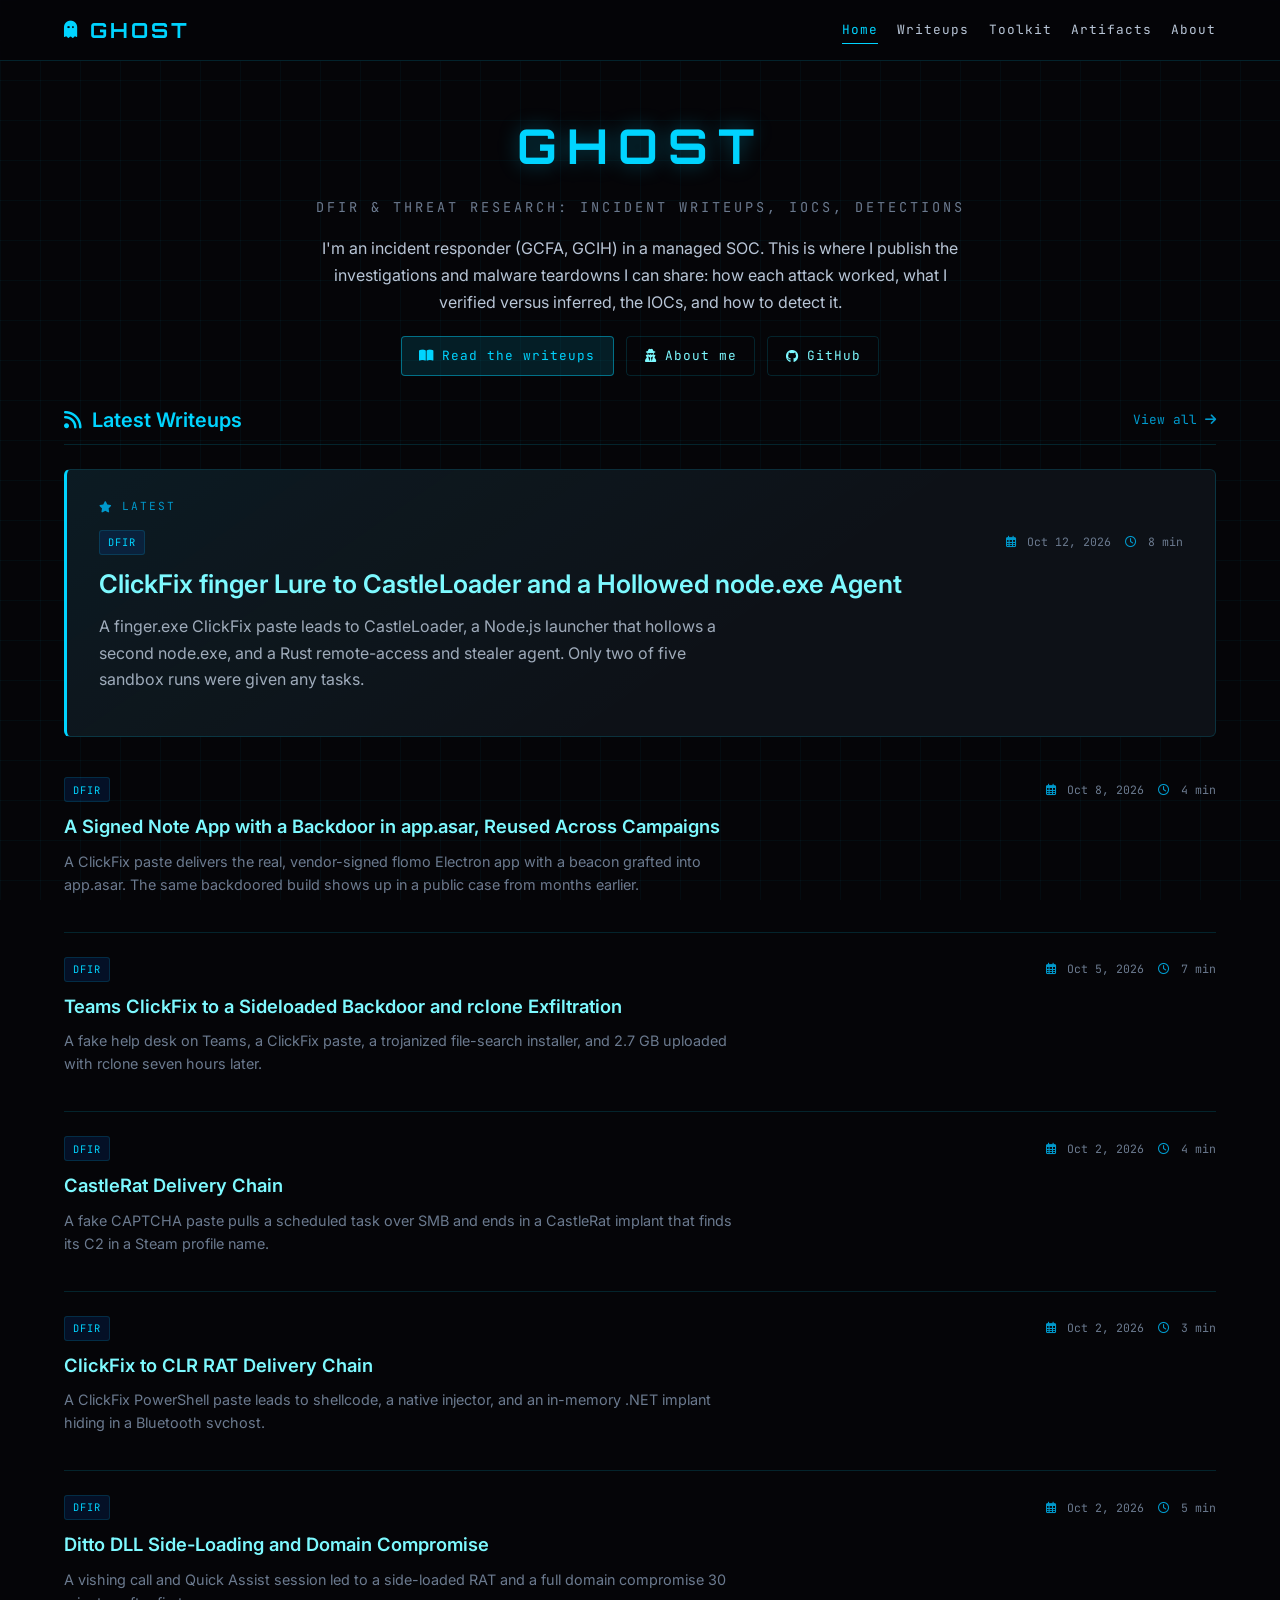
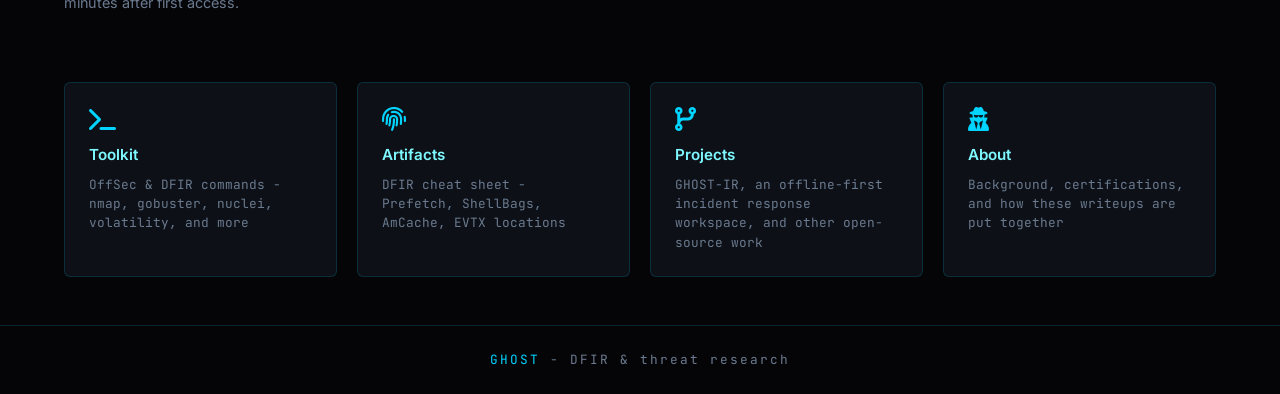
<file: index.html>
<!DOCTYPE html>
<html lang="en">
<head>
    <meta charset="UTF-8">
    <meta name="viewport" content="width=device-width, initial-scale=1.0">
    <title>GHOST - DFIR &amp; Threat Research</title>
    <meta name="description" content="DFIR &amp; threat research: incident writeups, IOCs, and detections.">
    <meta property="og:type" content="website">
    <meta property="og:site_name" content="GHOST">
    <meta property="og:title" content="GHOST - DFIR &amp; Threat Research">
    <meta property="og:description" content="DFIR &amp; threat research: incident writeups, IOCs, and detections.">
    <link rel="icon" href="data:image/svg+xml,%3Csvg xmlns=%27http://www.w3.org/2000/svg%27 viewBox=%270 0 64 64%27%3E%3Crect width=%2764%27 height=%2764%27 rx=%2712%27 fill=%27%23050508%27/%3E%3Cpath d=%27M32 10c-10 0-16 8-16 18v26l5-4 5 4 6-4 6 4 5-4 5 4V28c0-10-6-18-16-18z%27 fill=%27%2300d4ff%27/%3E%3Ccircle cx=%2725%27 cy=%2729%27 r=%273.5%27 fill=%27%23050508%27/%3E%3Ccircle cx=%2739%27 cy=%2729%27 r=%273.5%27 fill=%27%23050508%27/%3E%3C/svg%3E">
    <meta name="theme-color" content="#050508">
    <link rel="stylesheet" href="https://cdnjs.cloudflare.com/ajax/libs/font-awesome/6.4.0/css/all.min.css">
    <link rel="stylesheet" href="css/ghost.css?v=f5d793eb">
</head>
<body>
    <div class="cyber-grid"></div>
    <div class="scanlines"></div>
    <div class="particles-container"></div>

    <div class="intro-container">
        <div class="intro-content">
            <div class="intro-ghost">GHOST</div>
            <div class="intro-line"></div>
            <div class="intro-sub">DFIR &amp; threat research</div>
        </div>
    </div>
    <script>
        // Splash plays once per session; skip it on later page loads.
        try {
            if (sessionStorage.getItem('ghostIntroSeen')) {
                document.querySelector('.intro-container').remove();
            } else {
                sessionStorage.setItem('ghostIntroSeen', '1');
            }
        } catch (e) {}
    </script>

    <nav class="navbar" role="navigation">
        <a href="index.html" class="logo" aria-label="GHOST">
            <i class="fas fa-ghost"></i>
            <span>GHOST</span>
        </a>
        <button class="menu-toggle" aria-label="Toggle menu">
            <i class="fas fa-bars"></i>
        </button>
        <div class="mobile-overlay"></div>
        <div class="nav-links">
            <a href="index.html" class="active">Home</a>
            <a href="writeups.html">Writeups</a>
            <a href="toolkit.html">Toolkit</a>
            <a href="artifacts.html">Artifacts</a>
            <a href="about.html">About</a>
        </div>
    </nav>

    <main class="container">
        <section class="hero-section hero-compact">
            <h1 class="hero-title">GHOST</h1>
            <p class="hero-subtitle">DFIR &amp; threat research: incident writeups, IOCs, detections</p>
            <p class="hero-intro">I'm an incident responder (GCFA, GCIH) in a managed SOC. This is where I publish the investigations and malware teardowns I can share: how each attack worked, what I verified versus inferred, the IOCs, and how to detect it.</p>
            <div class="hero-actions">
                <a href="writeups.html" class="hero-btn primary"><i class="fas fa-book-open"></i> Read the writeups</a>
                <a href="about.html" class="hero-btn"><i class="fas fa-user-secret"></i> About me</a>
                <a href="https://github.com/ghostsh-labs" class="hero-btn" rel="noopener"><i class="fab fa-github"></i> GitHub</a>
            </div>
        </section>

        <section class="blog-section">
            <div class="section-header">
                <h2><i class="fas fa-rss"></i> Latest Writeups</h2>
                <a href="writeups.html" class="view-all">View all <i class="fas fa-arrow-right"></i></a>
            </div>
            <div class="writeups-grid" id="blog-summaries"></div>
        </section>

        <section class="quick-links">
            <a href="toolkit.html" class="quick-link-card">
                <i class="fas fa-terminal"></i>
                <h3>Toolkit</h3>
                <p>OffSec &amp; DFIR commands - nmap, gobuster, nuclei, volatility, and more</p>
            </a>
            <a href="artifacts.html" class="quick-link-card">
                <i class="fas fa-fingerprint"></i>
                <h3>Artifacts</h3>
                <p>DFIR cheat sheet - Prefetch, ShellBags, AmCache, EVTX locations</p>
            </a>
            <a href="about.html#projects" class="quick-link-card">
                <i class="fas fa-code-branch"></i>
                <h3>Projects</h3>
                <p>GHOST-IR, an offline-first incident response workspace, and other open-source work</p>
            </a>
            <a href="about.html" class="quick-link-card">
                <i class="fas fa-user-secret"></i>
                <h3>About</h3>
                <p>Background, certifications, and how these writeups are put together</p>
            </a>
        </section>
    </main>

    <footer>
        <p class="footer-text">
            <span>GHOST</span> - DFIR &amp; threat research
        </p>
    </footer>

    <button id="scroll-to-top" class="scroll-to-top" aria-label="Scroll to top">
        <i class="fas fa-chevron-up"></i>
    </button>

    <script src="js/writeups-data.js?v=be5ce895"></script>
    <script src="js/ghost-common.js"></script>
    <script src="js/home.js?v=930be18e"></script>
</body>
</html>
</file>
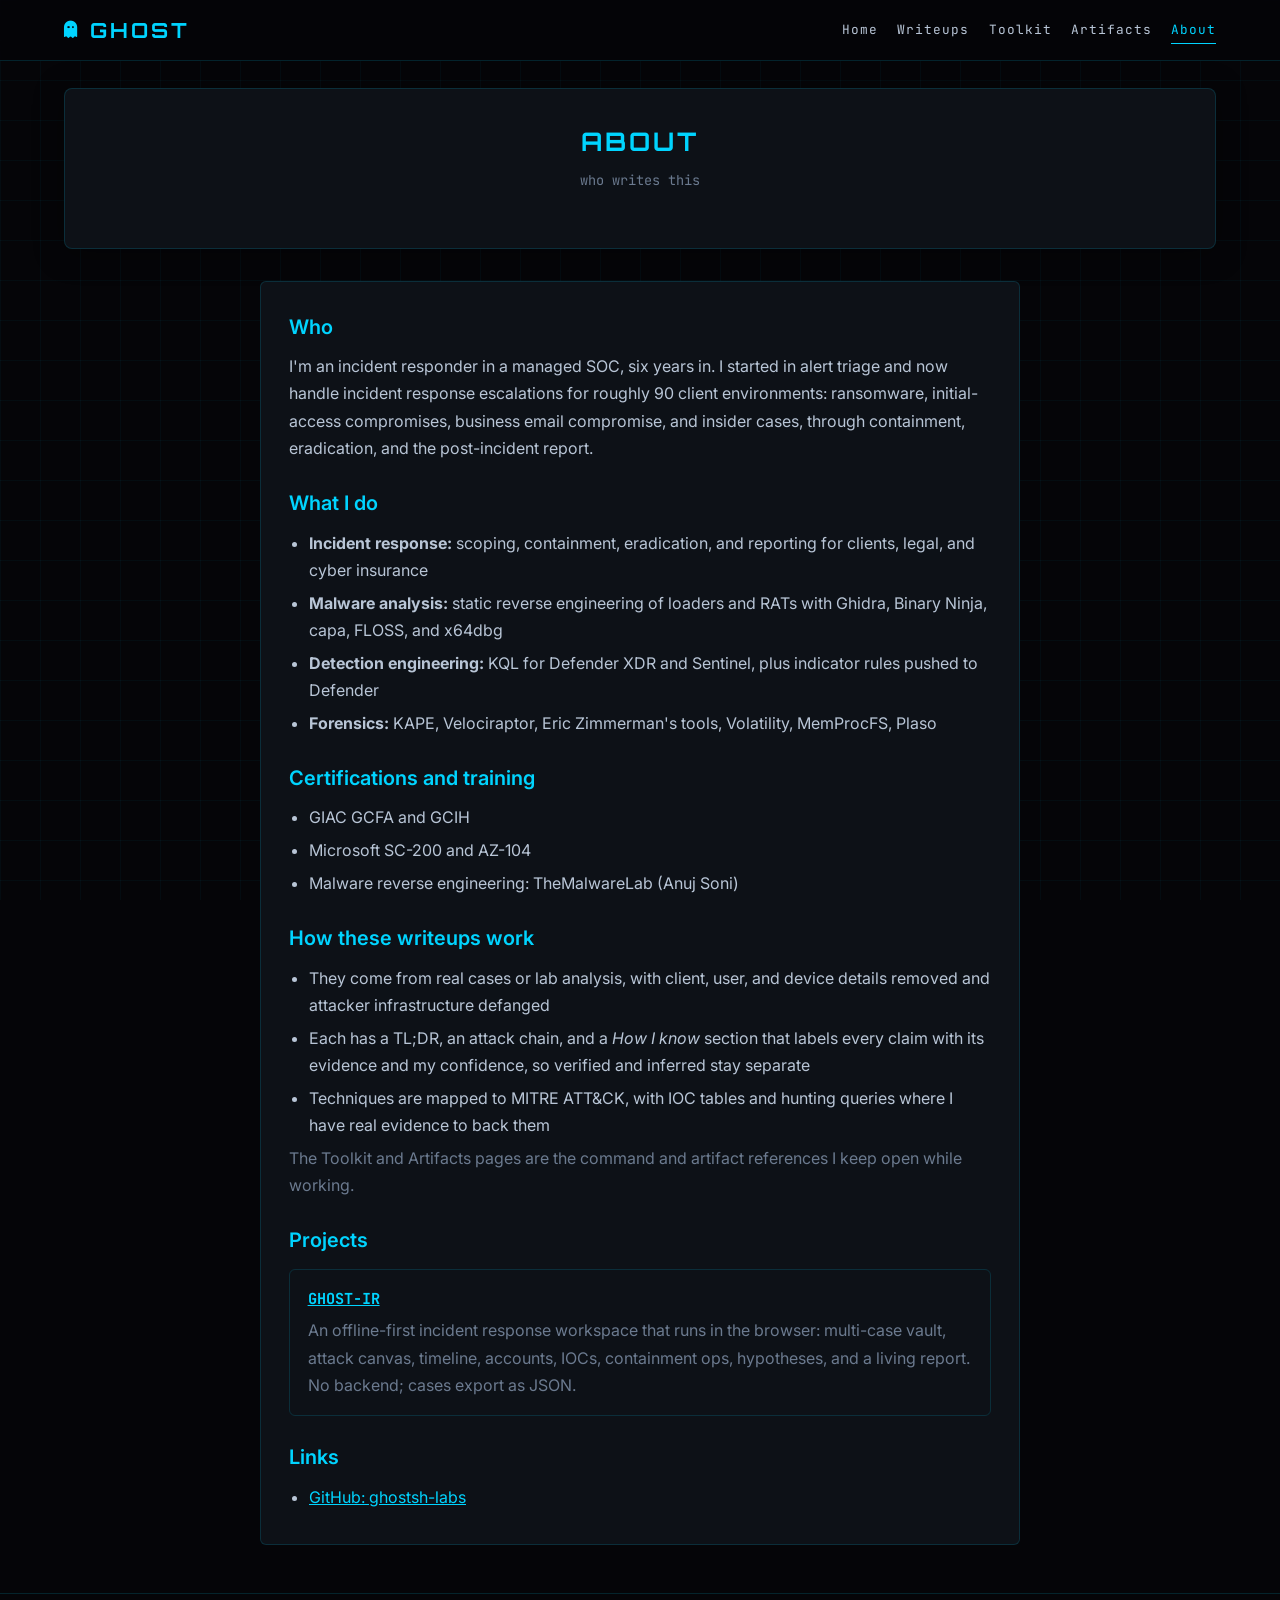
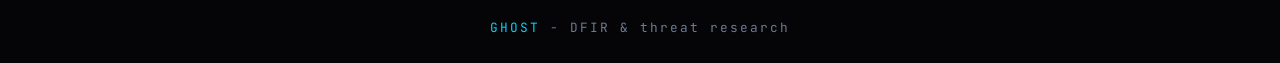
<file: about.html>
<!DOCTYPE html>
<html lang="en">
<head>
    <meta charset="UTF-8">
    <meta name="viewport" content="width=device-width, initial-scale=1.0">
    <title>GHOST - About</title>
    <meta name="description" content="Incident responder in a managed SOC. DFIR, malware triage, and detection engineering.">
    <meta property="og:type" content="website">
    <meta property="og:site_name" content="GHOST">
    <meta property="og:title" content="GHOST - About">
    <meta property="og:description" content="Incident responder in a managed SOC. DFIR, malware triage, and detection engineering.">
    <link rel="icon" href="data:image/svg+xml,%3Csvg xmlns=%27http://www.w3.org/2000/svg%27 viewBox=%270 0 64 64%27%3E%3Crect width=%2764%27 height=%2764%27 rx=%2712%27 fill=%27%23050508%27/%3E%3Cpath d=%27M32 10c-10 0-16 8-16 18v26l5-4 5 4 6-4 6 4 5-4 5 4V28c0-10-6-18-16-18z%27 fill=%27%2300d4ff%27/%3E%3Ccircle cx=%2725%27 cy=%2729%27 r=%273.5%27 fill=%27%23050508%27/%3E%3Ccircle cx=%2739%27 cy=%2729%27 r=%273.5%27 fill=%27%23050508%27/%3E%3C/svg%3E">
    <meta name="theme-color" content="#050508">
    <link rel="stylesheet" href="https://cdnjs.cloudflare.com/ajax/libs/font-awesome/6.4.0/css/all.min.css">
    <link rel="stylesheet" href="css/ghost.css?v=f5d793eb">
</head>
<body>
    <div class="cyber-grid"></div>
    <div class="scanlines"></div>
    <div class="particles-container"></div>

    <nav class="navbar" role="navigation">
        <a href="index.html" class="logo" aria-label="GHOST">
            <i class="fas fa-ghost"></i>
            <span>GHOST</span>
        </a>
        <button class="menu-toggle" aria-label="Toggle menu">
            <i class="fas fa-bars"></i>
        </button>
        <div class="mobile-overlay"></div>
        <div class="nav-links">
            <a href="index.html">Home</a>
            <a href="writeups.html">Writeups</a>
            <a href="toolkit.html">Toolkit</a>
            <a href="artifacts.html">Artifacts</a>
            <a href="about.html" class="active">About</a>
        </div>
    </nav>

    <main class="container">
        <section class="search-container">
            <h1>ABOUT</h1>
            <p class="subtitle">who writes this</p>
        </section>

        <section class="about-card">
            <h2>Who</h2>
            <p>I'm an incident responder in a managed SOC, six years in. I started in alert triage and now handle incident response escalations for roughly 90 client environments: ransomware, initial-access compromises, business email compromise, and insider cases, through containment, eradication, and the post-incident report.</p>

            <h2>What I do</h2>
            <ul>
                <li><strong>Incident response:</strong> scoping, containment, eradication, and reporting for clients, legal, and cyber insurance</li>
                <li><strong>Malware analysis:</strong> static reverse engineering of loaders and RATs with Ghidra, Binary Ninja, capa, FLOSS, and x64dbg</li>
                <li><strong>Detection engineering:</strong> KQL for Defender XDR and Sentinel, plus indicator rules pushed to Defender</li>
                <li><strong>Forensics:</strong> KAPE, Velociraptor, Eric Zimmerman's tools, Volatility, MemProcFS, Plaso</li>
            </ul>

            <h2>Certifications and training</h2>
            <ul>
                <li>GIAC GCFA and GCIH</li>
                <li>Microsoft SC-200 and AZ-104</li>
                <li>Malware reverse engineering: TheMalwareLab (Anuj Soni)</li>
            </ul>

            <h2>How these writeups work</h2>
            <ul>
                <li>They come from real cases or lab analysis, with client, user, and device details removed and attacker infrastructure defanged</li>
                <li>Each has a TL;DR, an attack chain, and a <em>How I know</em> section that labels every claim with its evidence and my confidence, so verified and inferred stay separate</li>
                <li>Techniques are mapped to MITRE ATT&amp;CK, with IOC tables and hunting queries where I have real evidence to back them</li>
            </ul>
            <p class="about-note">The Toolkit and Artifacts pages are the command and artifact references I keep open while working.</p>

            <h2 id="projects">Projects</h2>
            <div class="about-project">
                <h3><a href="https://github.com/ghostsh-labs/GHOST-IR" rel="noopener">GHOST-IR</a></h3>
                <p>An offline-first incident response workspace that runs in the browser: multi-case vault, attack canvas, timeline, accounts, IOCs, containment ops, hypotheses, and a living report. No backend; cases export as JSON.</p>
            </div>

            <h2>Links</h2>
            <ul>
                <li><a href="https://github.com/ghostsh-labs" rel="noopener">GitHub: ghostsh-labs</a></li>
            </ul>
        </section>
    </main>

    <footer>
        <p class="footer-text">
            <span>GHOST</span> - DFIR &amp; threat research
        </p>
    </footer>

    <button id="scroll-to-top" class="scroll-to-top" aria-label="Scroll to top">
        <i class="fas fa-chevron-up"></i>
    </button>

    <script src="js/ghost-common.js"></script>
</body>
</html>
</file>
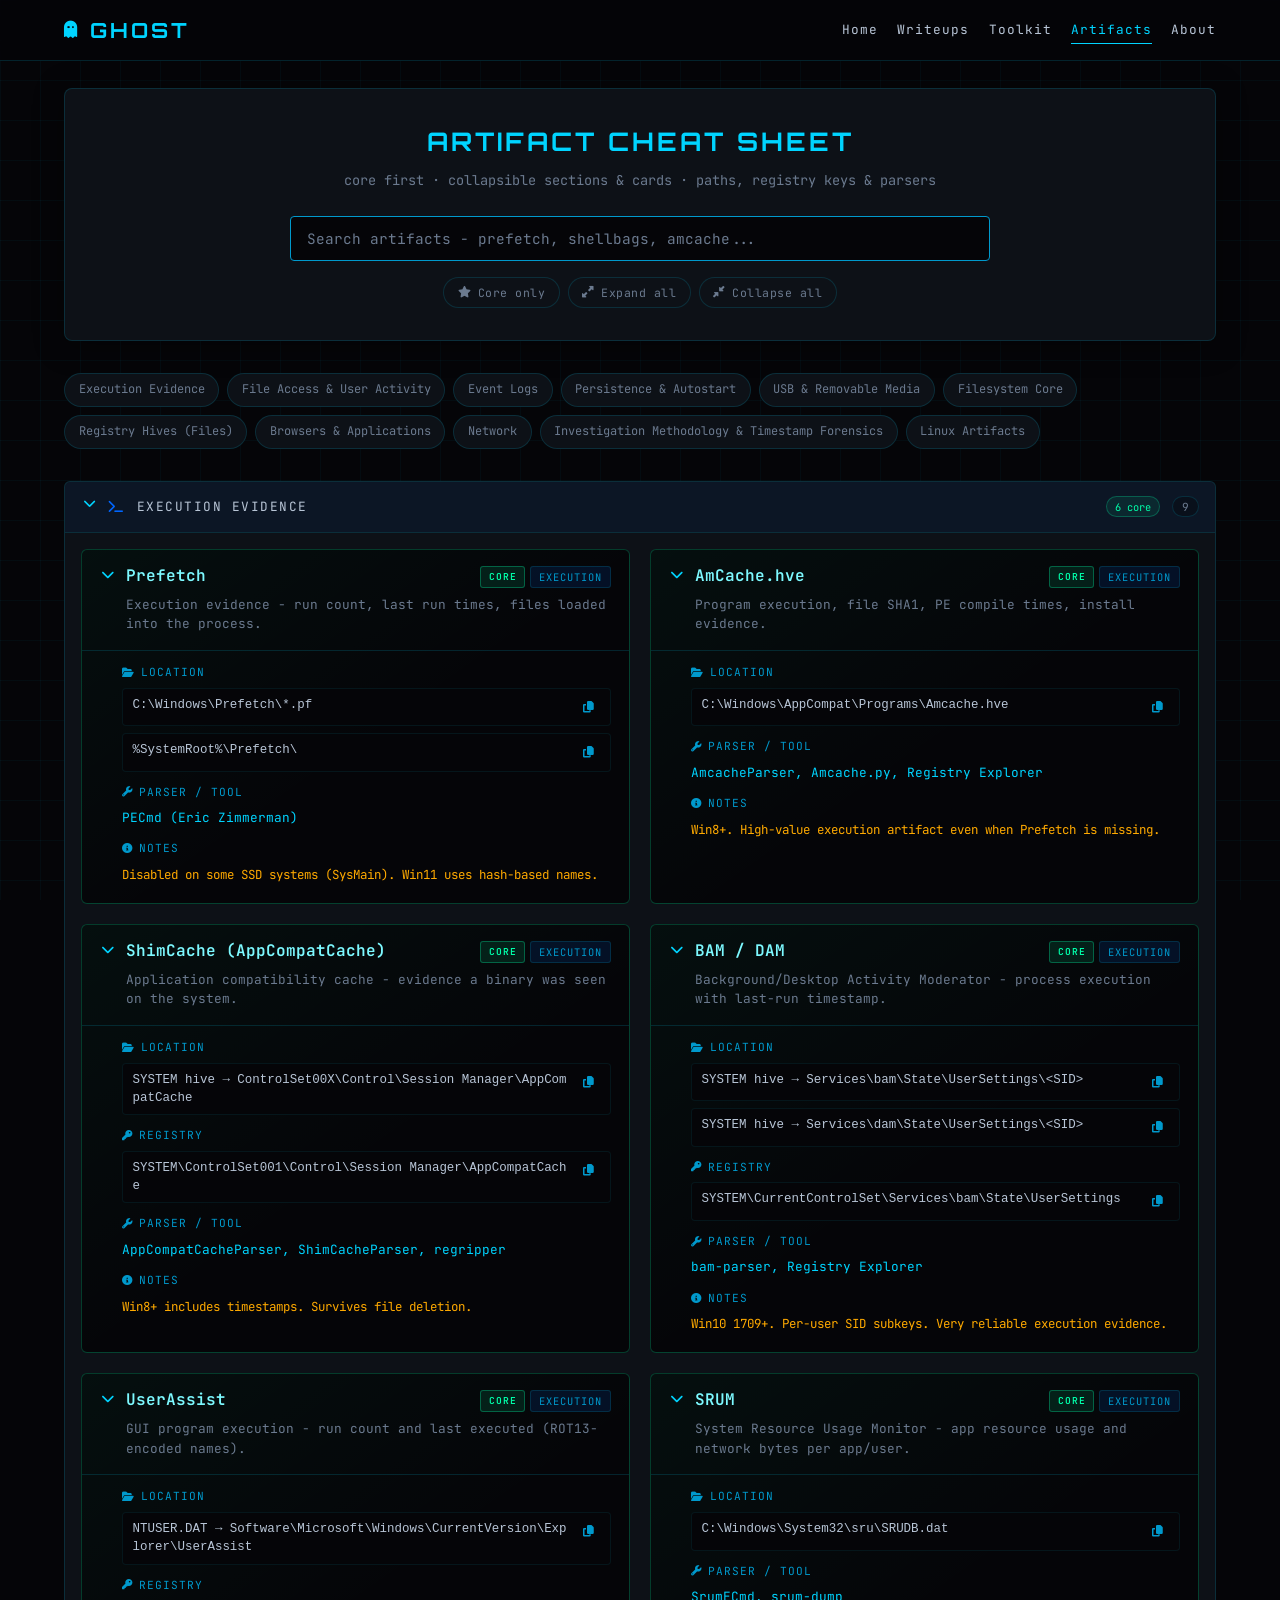
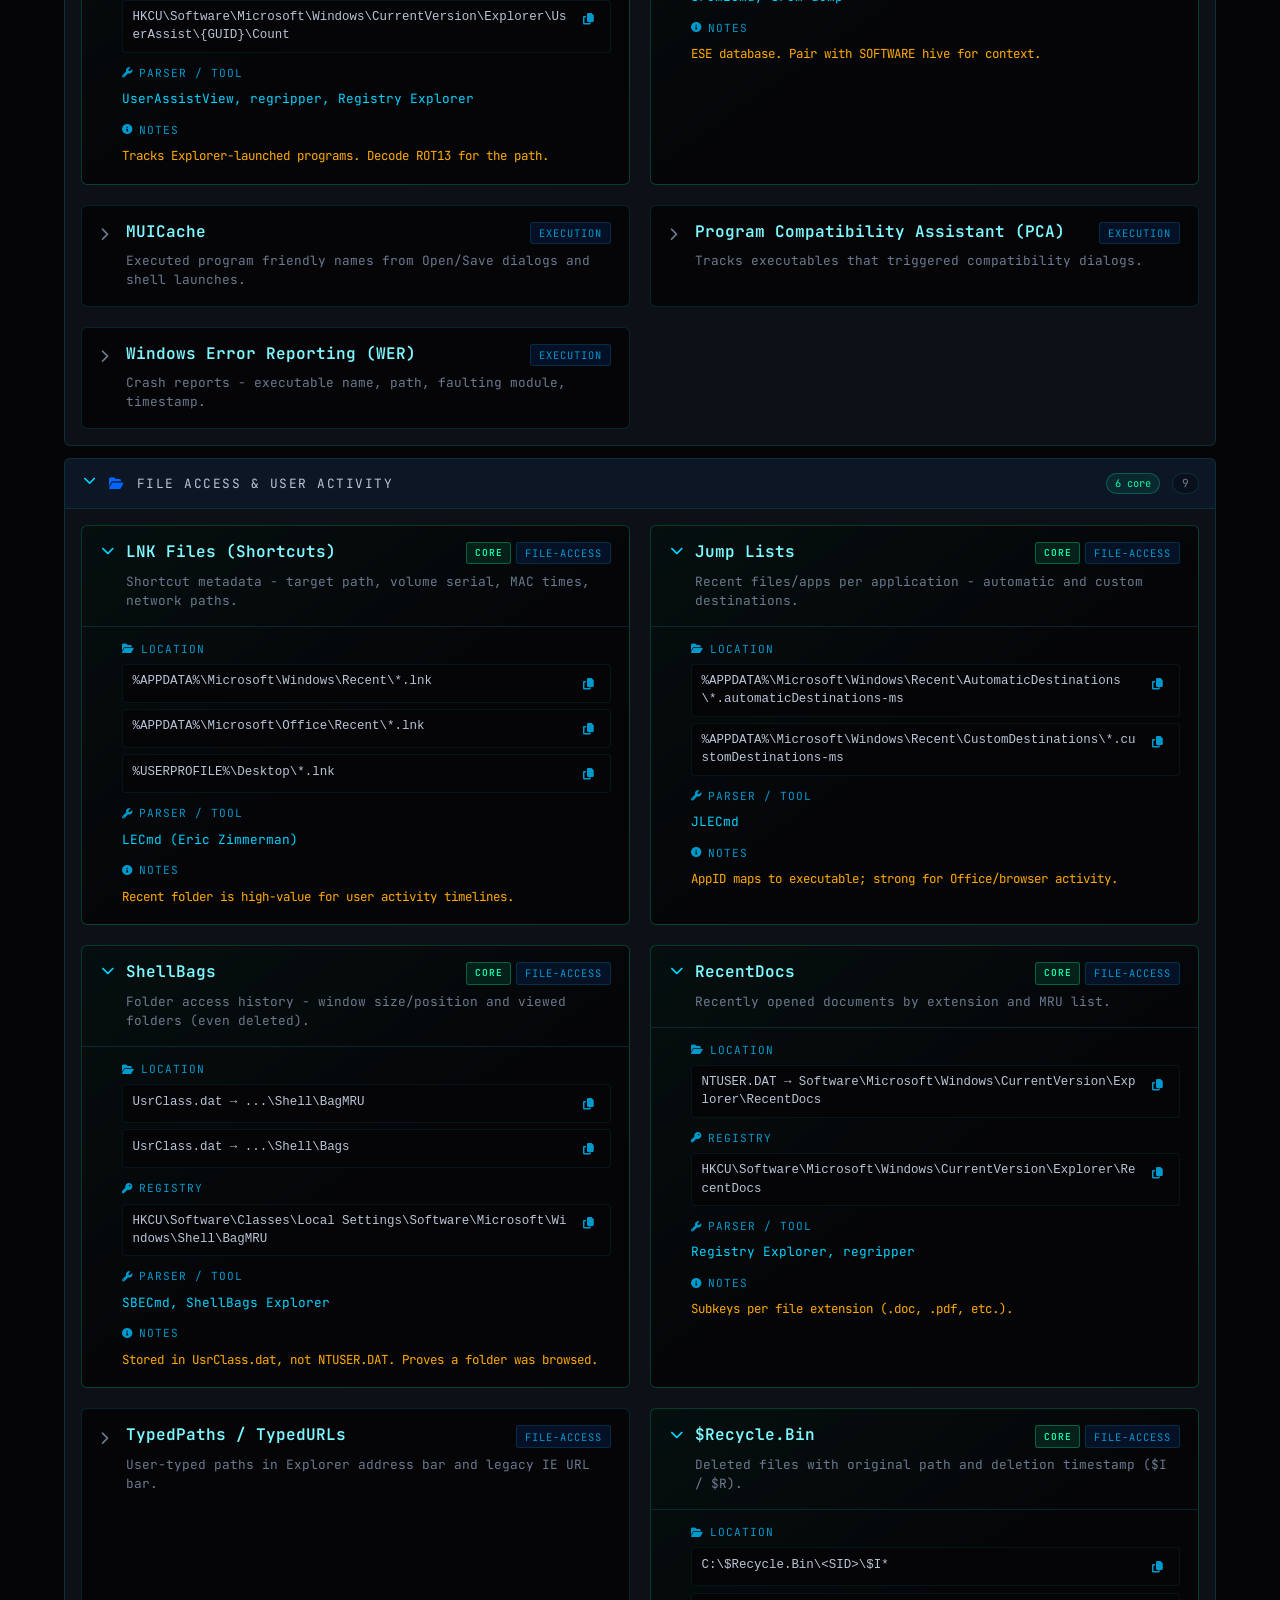
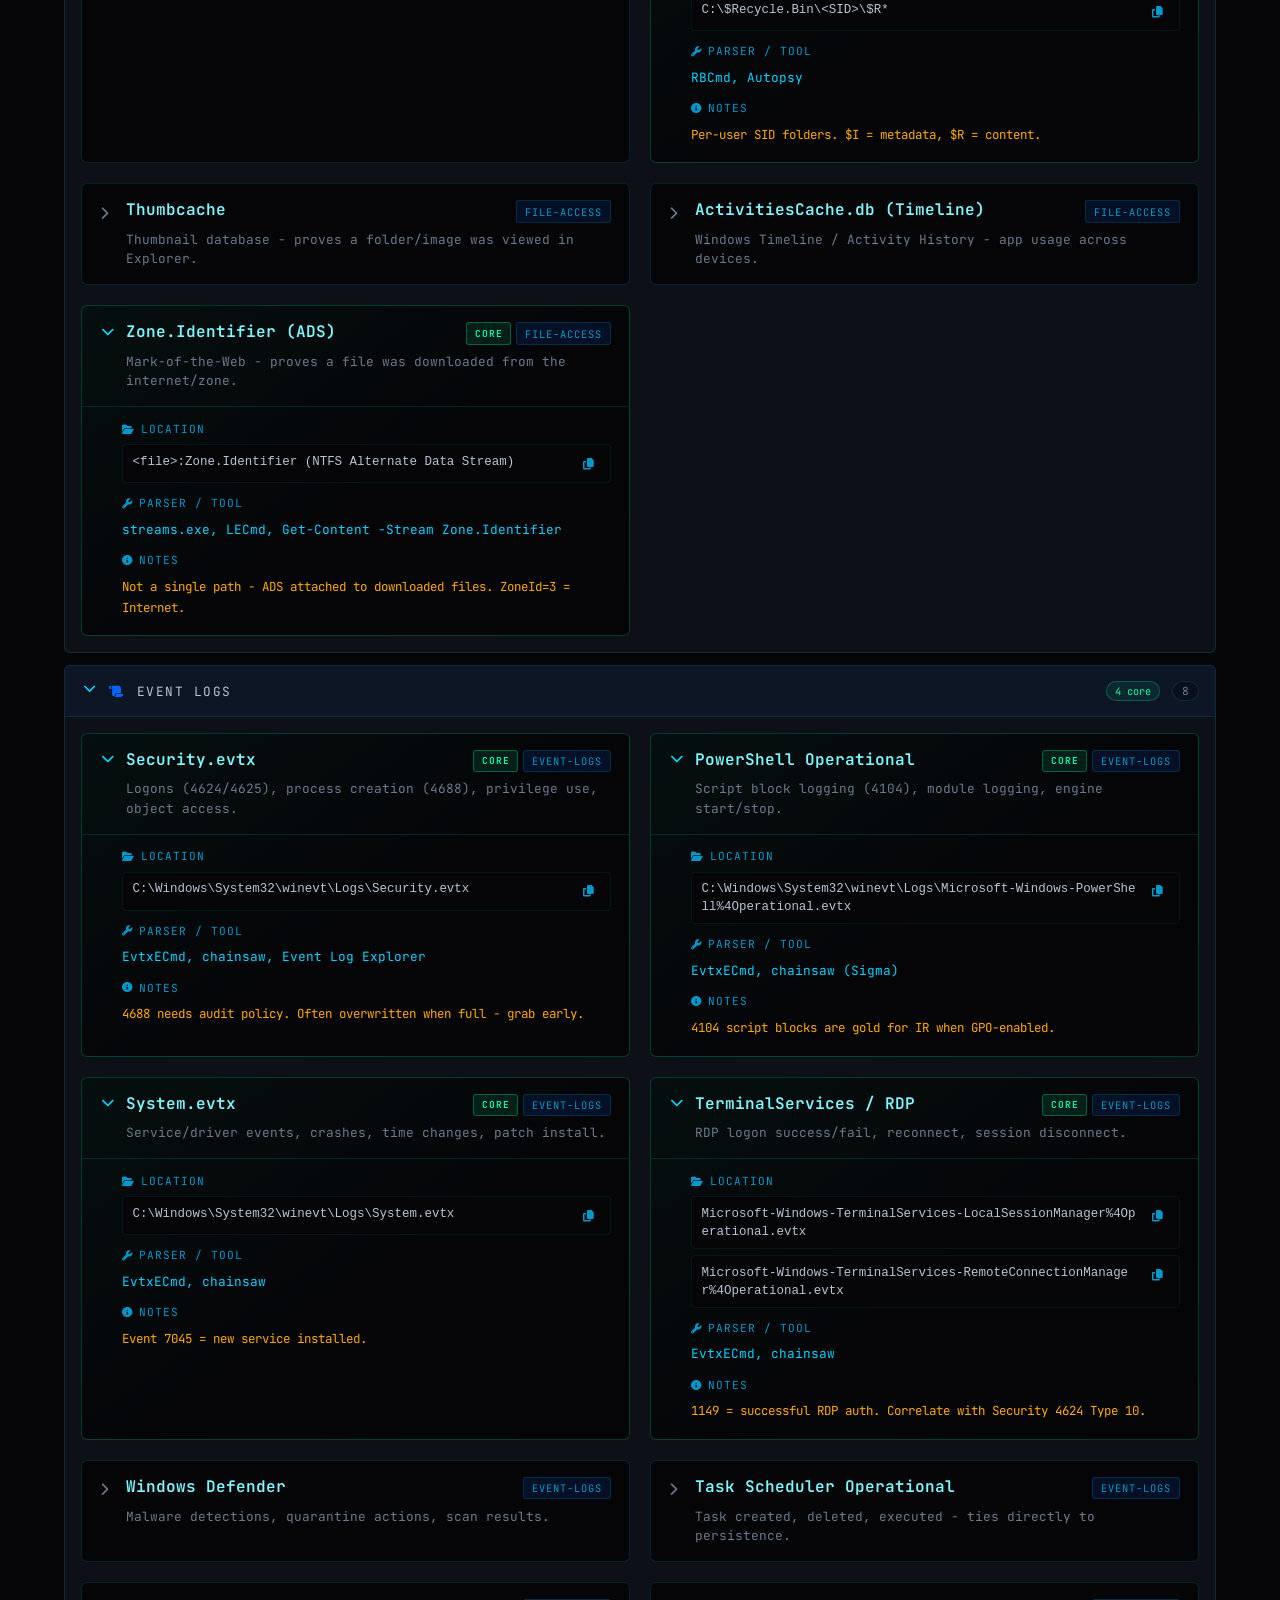
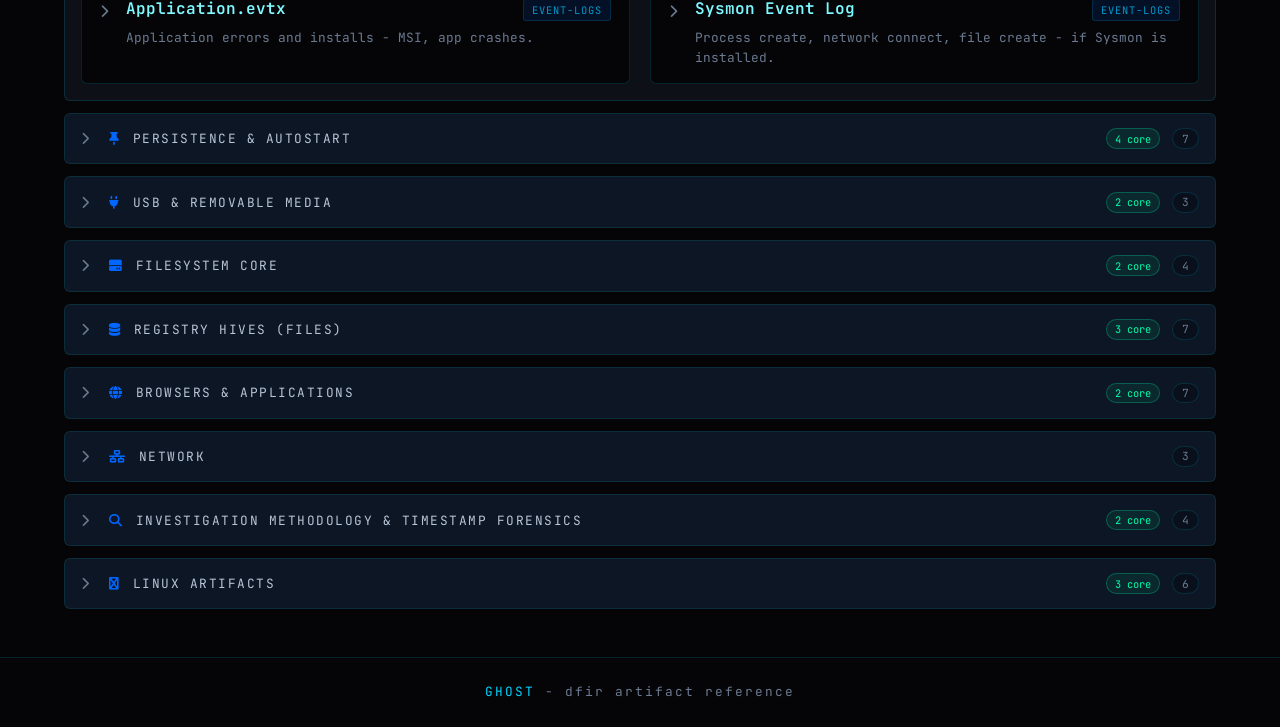
<file: artifacts.html>
<!DOCTYPE html>
<html lang="en">
<head>
    <meta charset="UTF-8">
    <meta name="viewport" content="width=device-width, initial-scale=1.0">
    <title>GHOST - DFIR Artifact Cheat Sheet</title>
    <meta name="description" content="DFIR artifact locations cheat sheet - Prefetch, ShellBags, AmCache, and more">
    <meta property="og:type" content="website">
    <meta property="og:site_name" content="GHOST">
    <meta property="og:title" content="GHOST - DFIR Artifact Cheat Sheet">
    <meta property="og:description" content="DFIR artifact locations cheat sheet - Prefetch, ShellBags, AmCache, and more">
    <link rel="icon" href="data:image/svg+xml,%3Csvg xmlns=%27http://www.w3.org/2000/svg%27 viewBox=%270 0 64 64%27%3E%3Crect width=%2764%27 height=%2764%27 rx=%2712%27 fill=%27%23050508%27/%3E%3Cpath d=%27M32 10c-10 0-16 8-16 18v26l5-4 5 4 6-4 6 4 5-4 5 4V28c0-10-6-18-16-18z%27 fill=%27%2300d4ff%27/%3E%3Ccircle cx=%2725%27 cy=%2729%27 r=%273.5%27 fill=%27%23050508%27/%3E%3Ccircle cx=%2739%27 cy=%2729%27 r=%273.5%27 fill=%27%23050508%27/%3E%3C/svg%3E">
    <meta name="theme-color" content="#050508">
    <link rel="stylesheet" href="https://cdnjs.cloudflare.com/ajax/libs/font-awesome/6.4.0/css/all.min.css">
    <link rel="stylesheet" href="css/ghost.css?v=f5d793eb">
</head>
<body>
    <div class="cyber-grid"></div>
    <div class="scanlines"></div>
    <div class="particles-container"></div>

    <nav class="navbar" role="navigation">
        <a href="index.html" class="logo" aria-label="GHOST Toolkit">
            <i class="fas fa-ghost"></i>
            <span>GHOST</span>
        </a>
        <button class="menu-toggle" aria-label="Toggle menu">
            <i class="fas fa-bars"></i>
        </button>
        <div class="mobile-overlay"></div>
        <div class="nav-links">
            <a href="index.html">Home</a>
            <a href="writeups.html">Writeups</a>
            <a href="toolkit.html">Toolkit</a>
            <a href="artifacts.html" class="active">Artifacts</a>
            <a href="about.html">About</a>
        </div>
    </nav>

    <main class="container">
        <section class="search-container">
            <h1>ARTIFACT CHEAT SHEET</h1>
            <p class="subtitle">core first · collapsible sections &amp; cards · paths, registry keys &amp; parsers</p>

            <input
                type="text"
                id="search-input"
                class="search-input"
                placeholder="Search artifacts - prefetch, shellbags, amcache..."
                aria-label="Search artifacts"
                style="max-width: 700px; width: 100%;"
            >

            <div class="artifact-controls">
                <button type="button" id="filter-core" class="artifact-control-btn" aria-pressed="false">
                    <i class="fas fa-star"></i> Core only
                </button>
                <button type="button" id="expand-all" class="artifact-control-btn">
                    <i class="fas fa-expand-alt"></i> Expand all
                </button>
                <button type="button" id="collapse-all" class="artifact-control-btn">
                    <i class="fas fa-compress-alt"></i> Collapse all
                </button>
            </div>
        </section>

        <nav class="section-nav" id="section-nav"></nav>

        <div id="artifacts-content"></div>
    </main>

    <footer>
        <p class="footer-text">
            <span>GHOST</span> - dfir artifact reference
        </p>
    </footer>

    <div id="notification" class="notification" role="alert">
        <i class="fas fa-check-circle"></i>
        <span>Copied</span>
    </div>

    <button id="scroll-to-top" class="scroll-to-top" aria-label="Scroll to top">
        <i class="fas fa-chevron-up"></i>
    </button>

    <script src="js/artifacts-data.js?v=7"></script>
    <script src="js/ghost-common.js"></script>
    <script src="js/artifacts.js?v=7"></script>
</body>
</html>
</file>
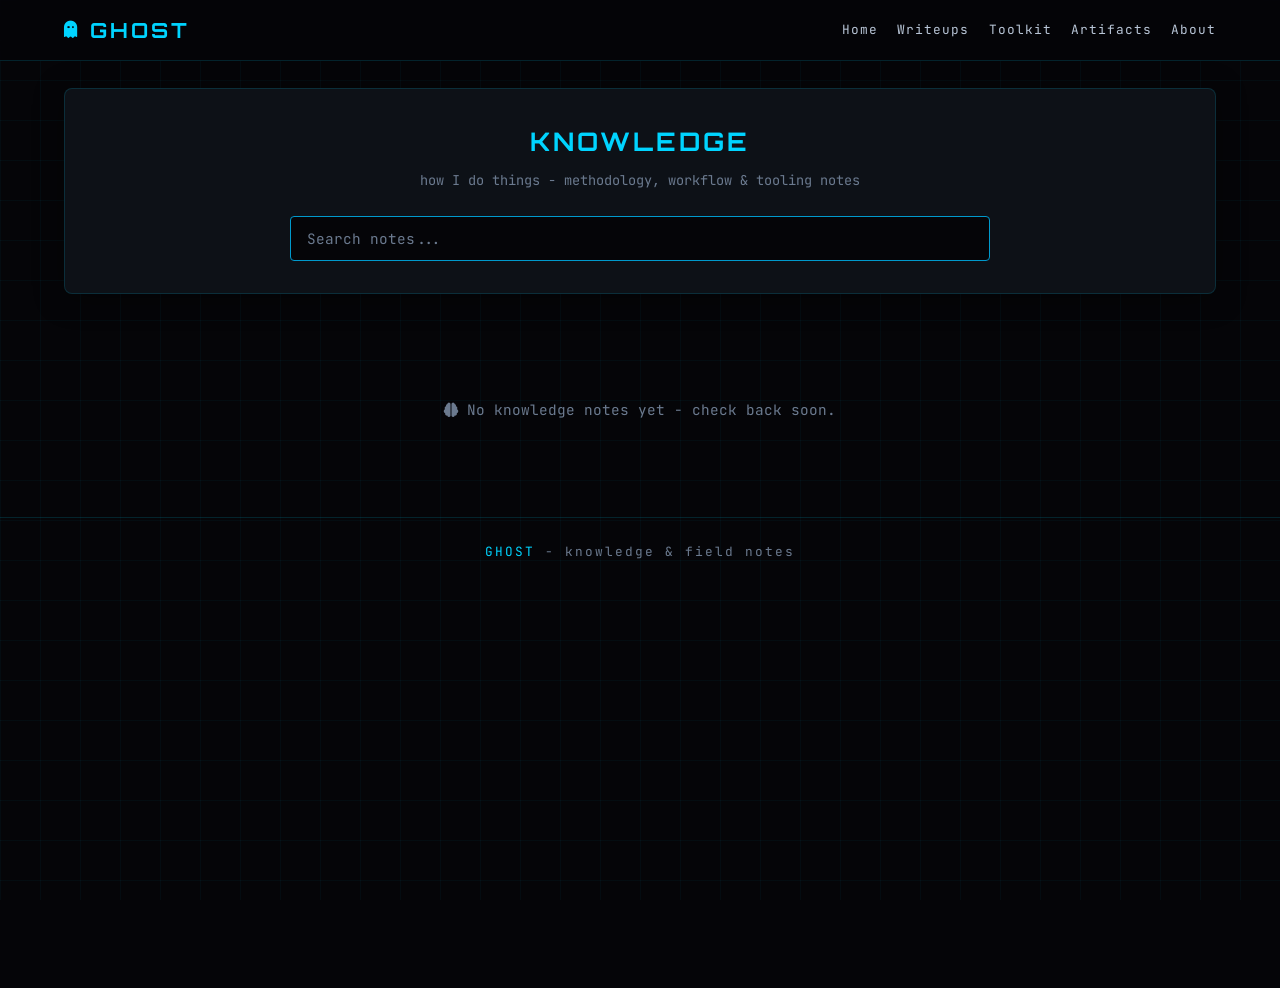
<file: knowledge.html>
<!DOCTYPE html>
<html lang="en">
<head>
    <meta charset="UTF-8">
    <meta name="viewport" content="width=device-width, initial-scale=1.0">
    <title>GHOST - Knowledge</title>
    <meta name="description" content="How I do things - methodology, workflow, and tooling notes">
    <link rel="icon" href="data:image/svg+xml,%3Csvg xmlns=%27http://www.w3.org/2000/svg%27 viewBox=%270 0 64 64%27%3E%3Crect width=%2764%27 height=%2764%27 rx=%2712%27 fill=%27%23050508%27/%3E%3Cpath d=%27M32 10c-10 0-16 8-16 18v26l5-4 5 4 6-4 6 4 5-4 5 4V28c0-10-6-18-16-18z%27 fill=%27%2300d4ff%27/%3E%3Ccircle cx=%2725%27 cy=%2729%27 r=%273.5%27 fill=%27%23050508%27/%3E%3Ccircle cx=%2739%27 cy=%2729%27 r=%273.5%27 fill=%27%23050508%27/%3E%3C/svg%3E">
    <meta name="robots" content="noindex">
    <meta name="theme-color" content="#050508">
    <link rel="stylesheet" href="https://cdnjs.cloudflare.com/ajax/libs/font-awesome/6.4.0/css/all.min.css">
    <link rel="stylesheet" href="css/ghost.css?v=f5d793eb">
</head>
<body>
    <div class="cyber-grid"></div>
    <div class="scanlines"></div>
    <div class="particles-container"></div>

    <nav class="navbar" role="navigation">
        <a href="index.html" class="logo" aria-label="GHOST">
            <i class="fas fa-ghost"></i>
            <span>GHOST</span>
        </a>
        <button class="menu-toggle" aria-label="Toggle menu">
            <i class="fas fa-bars"></i>
        </button>
        <div class="mobile-overlay"></div>
        <div class="nav-links">
            <a href="index.html">Home</a>
            <a href="writeups.html">Writeups</a>
            <a href="toolkit.html">Toolkit</a>
            <a href="artifacts.html">Artifacts</a>
            <a href="about.html">About</a>
        </div>
    </nav>

    <main class="container">
        <section class="search-container">
            <h1>KNOWLEDGE</h1>
            <p class="subtitle">how I do things - methodology, workflow &amp; tooling notes</p>

            <input
                type="text"
                id="search-input"
                class="search-input"
                placeholder="Search notes..."
                aria-label="Search knowledge notes"
                style="max-width: 700px; width: 100%;"
            >
        </section>

        <div id="knowledge-list-view">
            <div class="tag-filters" id="tag-filters"></div>
            <div class="writeups-grid" id="knowledge-grid"></div>
        </div>

        <div id="knowledge-detail-view" style="display: none;"></div>
    </main>

    <footer>
        <p class="footer-text">
            <span>GHOST</span> - knowledge &amp; field notes
        </p>
    </footer>

    <button id="scroll-to-top" class="scroll-to-top" aria-label="Scroll to top">
        <i class="fas fa-chevron-up"></i>
    </button>

    <script src="js/knowledge-data.js?v=1"></script>
    <script src="js/ghost-common.js"></script>
    <script src="js/knowledge.js"></script>
</body>
</html>
</file>
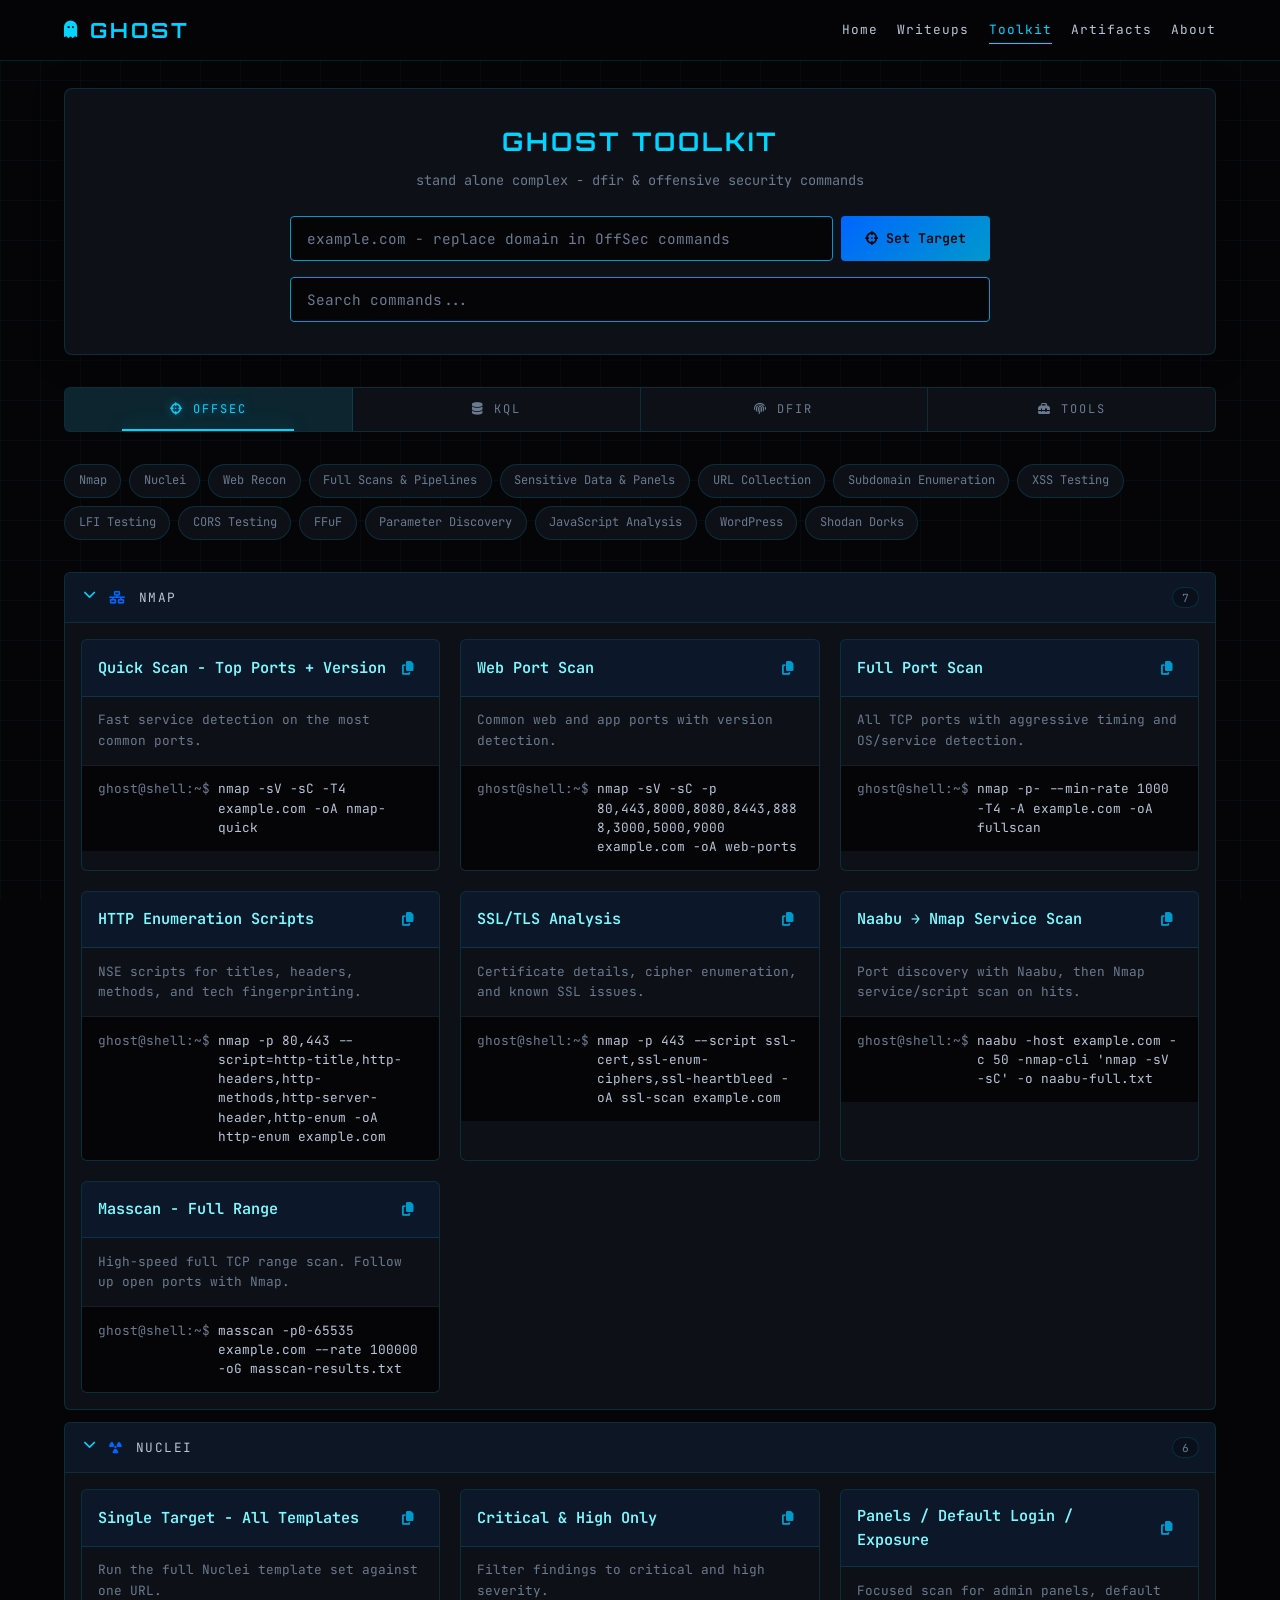
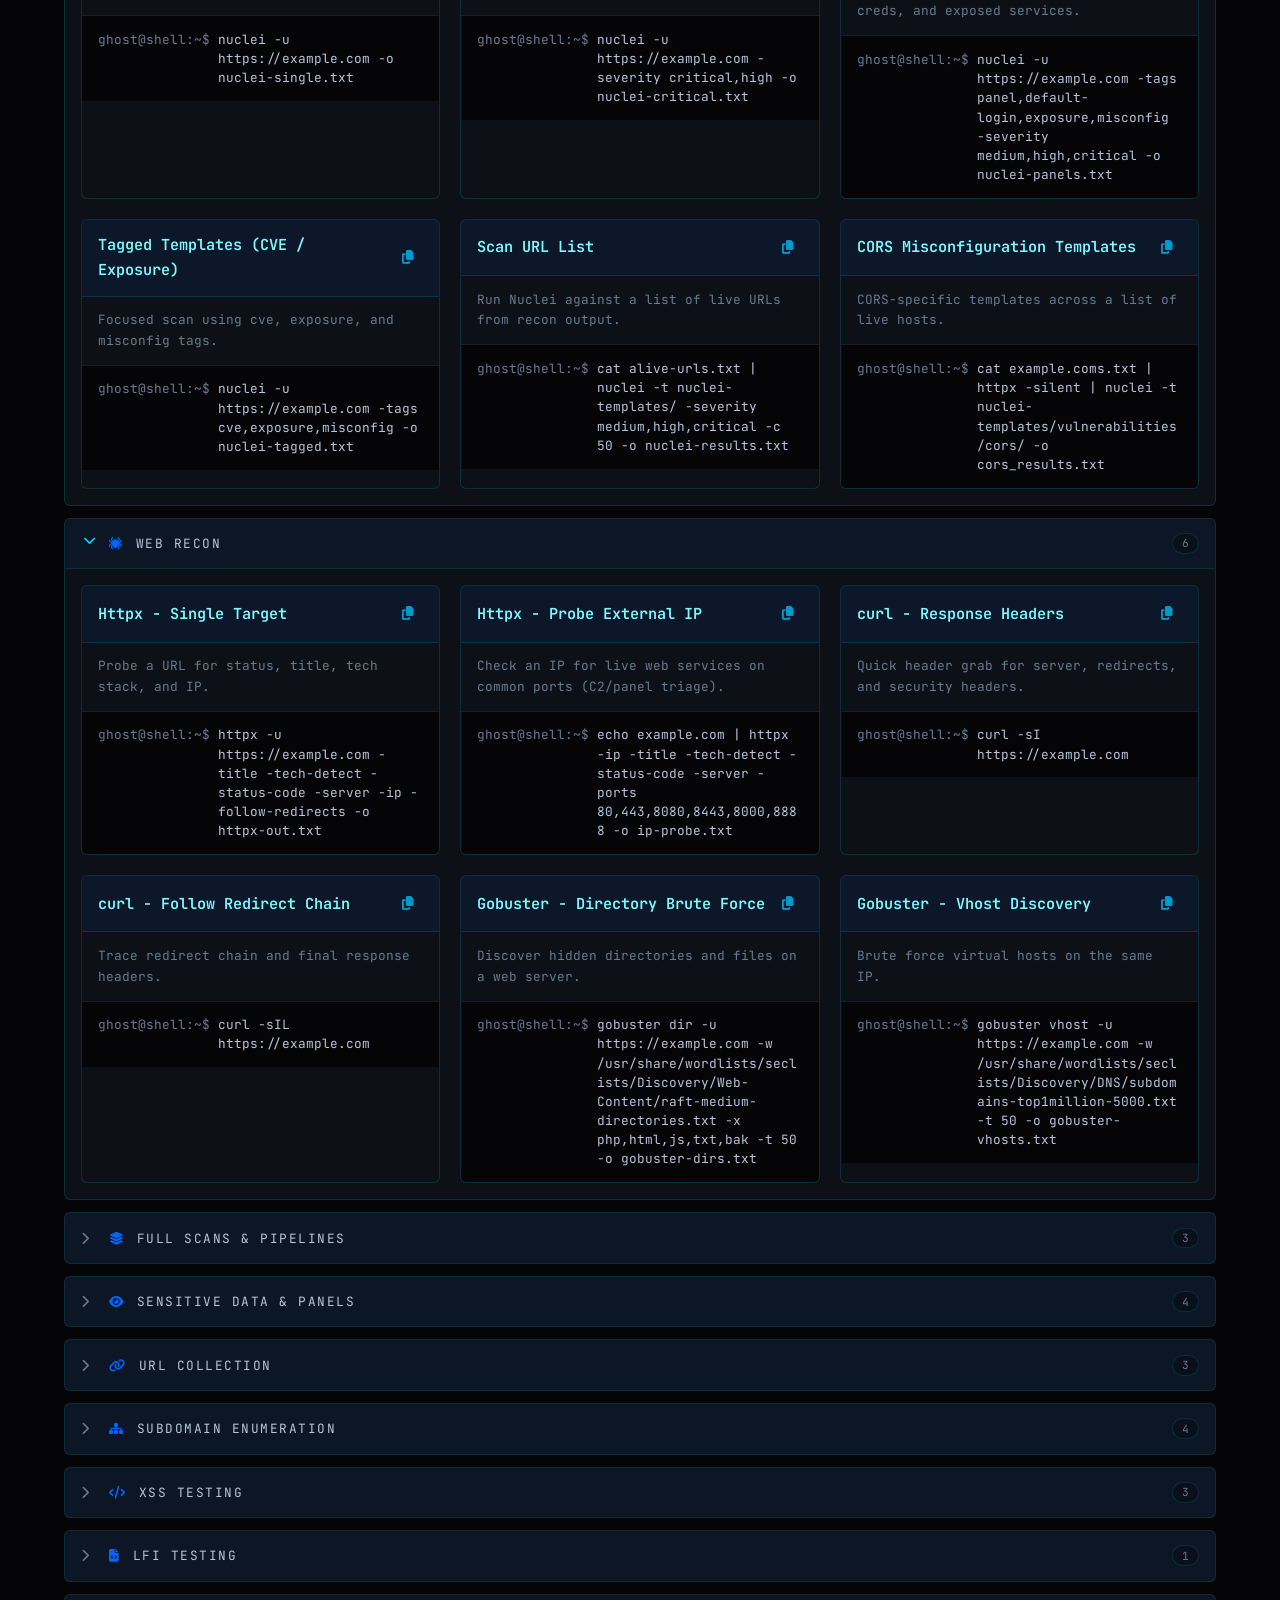
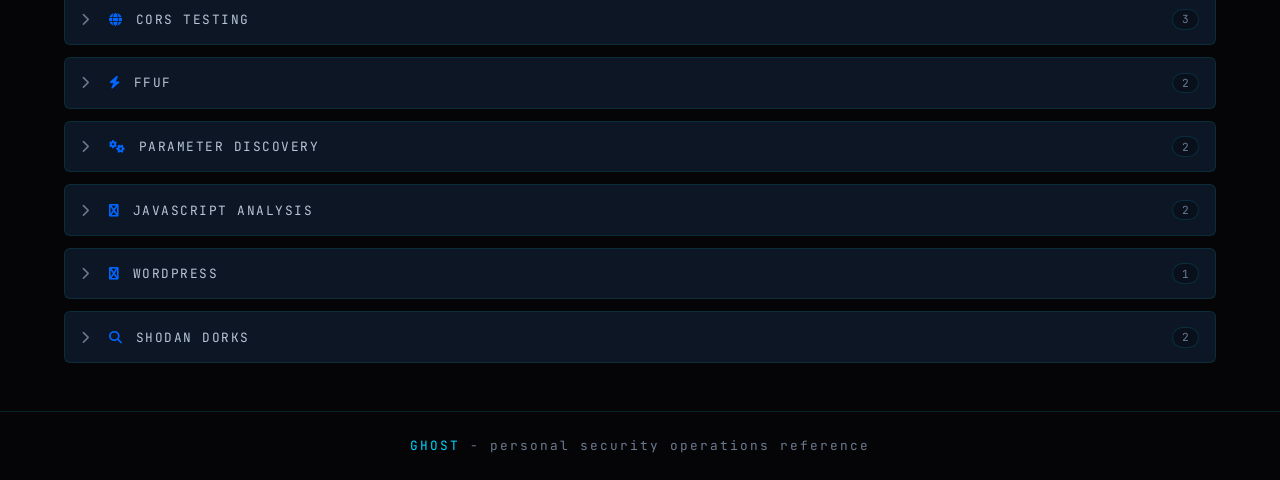
<file: toolkit.html>
<!DOCTYPE html>
<html lang="en">
<head>
    <meta charset="UTF-8">
    <meta name="viewport" content="width=device-width, initial-scale=1.0">
    <title>GHOST - DFIR &amp; OffSec Toolkit</title>
    <meta name="description" content="Personal DFIR and offensive security command reference - ghost in the shell">
    <meta property="og:type" content="website">
    <meta property="og:site_name" content="GHOST">
    <meta property="og:title" content="GHOST - DFIR &amp; OffSec Toolkit">
    <meta property="og:description" content="Personal DFIR and offensive security command reference - ghost in the shell">
    <link rel="icon" href="data:image/svg+xml,%3Csvg xmlns=%27http://www.w3.org/2000/svg%27 viewBox=%270 0 64 64%27%3E%3Crect width=%2764%27 height=%2764%27 rx=%2712%27 fill=%27%23050508%27/%3E%3Cpath d=%27M32 10c-10 0-16 8-16 18v26l5-4 5 4 6-4 6 4 5-4 5 4V28c0-10-6-18-16-18z%27 fill=%27%2300d4ff%27/%3E%3Ccircle cx=%2725%27 cy=%2729%27 r=%273.5%27 fill=%27%23050508%27/%3E%3Ccircle cx=%2739%27 cy=%2729%27 r=%273.5%27 fill=%27%23050508%27/%3E%3C/svg%3E">
    <meta name="theme-color" content="#050508">
    <link rel="stylesheet" href="https://cdnjs.cloudflare.com/ajax/libs/font-awesome/6.4.0/css/all.min.css">
    <link rel="stylesheet" href="css/ghost.css?v=f5d793eb">
</head>
<body>
    <div class="cyber-grid"></div>
    <div class="scanlines"></div>
    <div class="particles-container"></div>

    <nav class="navbar" role="navigation">
        <a href="index.html" class="logo" aria-label="GHOST">
            <i class="fas fa-ghost"></i>
            <span>GHOST</span>
        </a>
        <button class="menu-toggle" aria-label="Toggle menu">
            <i class="fas fa-bars"></i>
        </button>
        <div class="mobile-overlay"></div>
        <div class="nav-links">
            <a href="index.html">Home</a>
            <a href="writeups.html">Writeups</a>
            <a href="toolkit.html" class="active">Toolkit</a>
            <a href="artifacts.html">Artifacts</a>
            <a href="about.html">About</a>
        </div>
    </nav>

    <main class="container">
        <section class="search-container" id="commands">
            <h1>GHOST TOOLKIT</h1>
            <p class="subtitle">stand alone complex - dfir &amp; offensive security commands</p>

            <form class="search-form" id="domain-form">
                <input
                    type="text"
                    id="domain-input"
                    class="search-input"
                    placeholder="example.com - replace domain in OffSec commands"
                    aria-label="Target domain"
                >
                <button type="submit" class="search-btn">
                    <i class="fas fa-crosshairs"></i> Set Target
                </button>
            </form>

            <input
                type="text"
                id="search-input"
                class="search-input"
                placeholder="Search commands..."
                aria-label="Search commands"
                style="max-width: 700px; width: 100%;"
            >
        </section>

        <div class="tab-bar">
            <button class="tab-btn active" data-tab="offsec">
                <i class="fas fa-crosshairs"></i> OFFSEC
            </button>
            <button class="tab-btn" data-tab="kql">
                <i class="fas fa-database"></i> KQL
            </button>
            <button class="tab-btn" data-tab="dfir">
                <i class="fas fa-fingerprint"></i> DFIR
            </button>
            <button class="tab-btn" data-tab="tools">
                <i class="fas fa-toolbox"></i> TOOLS
            </button>
        </div>

        <nav class="section-nav" id="section-nav"></nav>

        <div id="offsec-panel" class="panel active"></div>
        <div id="kql-panel" class="panel"></div>
        <div id="dfir-panel" class="panel"></div>
        <div id="tools-panel" class="panel">
            <h2 class="tool-category">
                <i class="fas fa-toolbox"></i> Reference Tools
            </h2>
            <div class="tools-ref-grid" id="tools-ref-grid"></div>
        </div>
    </main>

    <footer>
        <p class="footer-text">
            <span>GHOST</span> - personal security operations reference
        </p>
    </footer>

    <div id="notification" class="notification" role="alert">
        <i class="fas fa-check-circle"></i>
        <span>Command copied</span>
    </div>

    <button id="scroll-to-top" class="scroll-to-top" aria-label="Scroll to top">
        <i class="fas fa-chevron-up"></i>
    </button>

    <script src="js/data.js?v=5"></script>
    <script src="js/ghost-common.js"></script>
    <script src="js/app.js?v=5"></script>
</body>
</html>
</file>
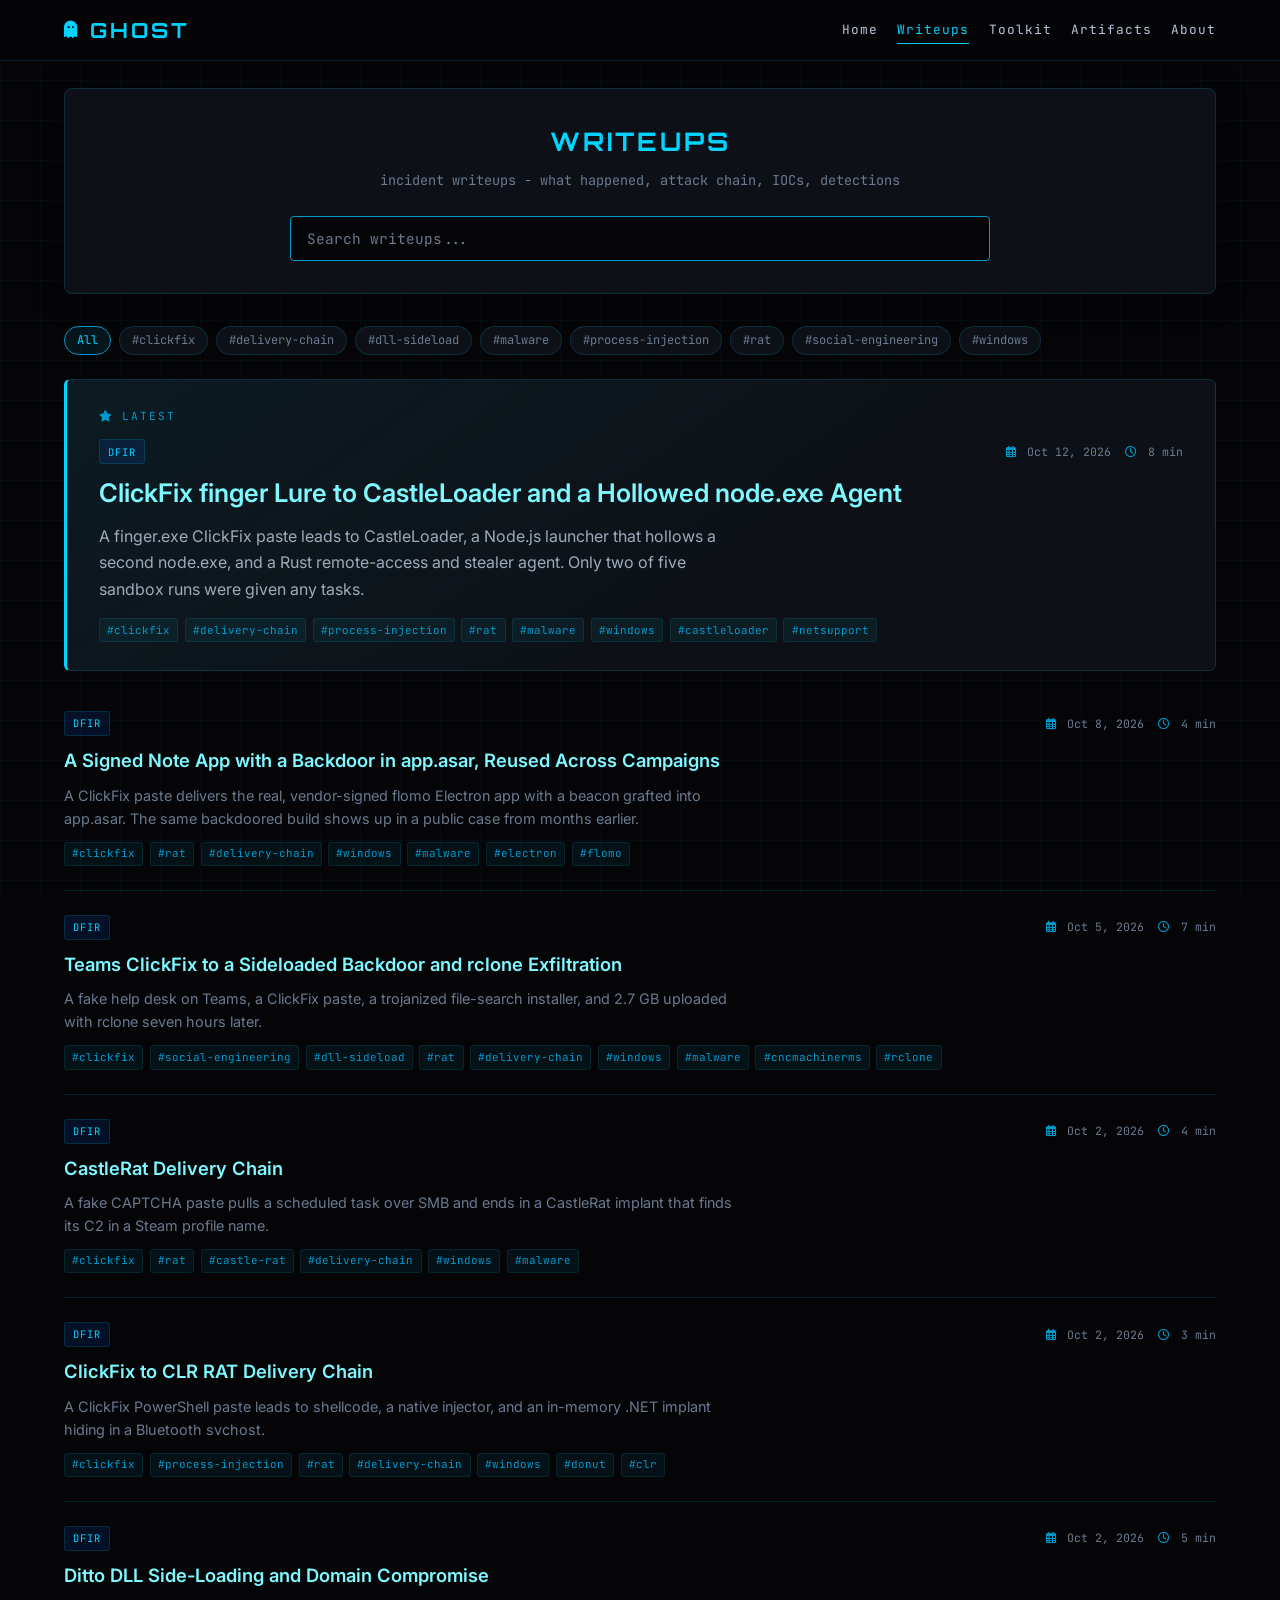
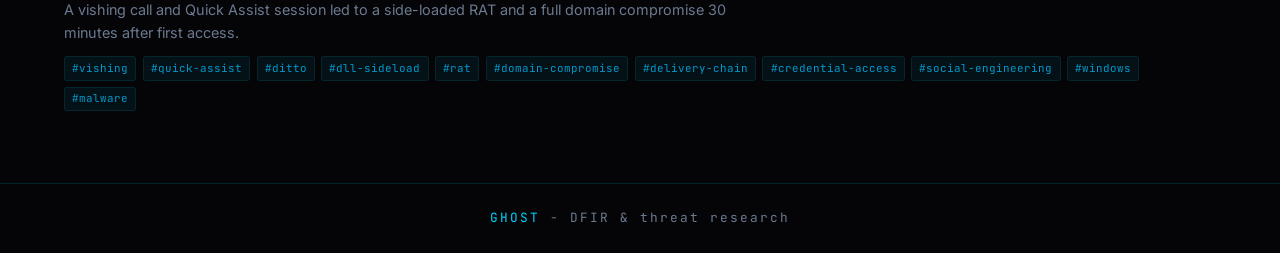
<file: writeups.html>
<!DOCTYPE html>
<html lang="en">
<head>
    <meta charset="UTF-8">
    <meta name="viewport" content="width=device-width, initial-scale=1.0">
    <title>GHOST - Writeups</title>
    <meta name="description" content="DFIR incident writeups: what happened, attack chain, IOCs, and detections">
    <meta property="og:type" content="website">
    <meta property="og:site_name" content="GHOST">
    <meta property="og:title" content="GHOST - Writeups">
    <meta property="og:description" content="DFIR incident writeups: what happened, attack chain, IOCs, and detections">
    <link rel="icon" href="data:image/svg+xml,%3Csvg xmlns=%27http://www.w3.org/2000/svg%27 viewBox=%270 0 64 64%27%3E%3Crect width=%2764%27 height=%2764%27 rx=%2712%27 fill=%27%23050508%27/%3E%3Cpath d=%27M32 10c-10 0-16 8-16 18v26l5-4 5 4 6-4 6 4 5-4 5 4V28c0-10-6-18-16-18z%27 fill=%27%2300d4ff%27/%3E%3Ccircle cx=%2725%27 cy=%2729%27 r=%273.5%27 fill=%27%23050508%27/%3E%3Ccircle cx=%2739%27 cy=%2729%27 r=%273.5%27 fill=%27%23050508%27/%3E%3C/svg%3E">
    <meta name="theme-color" content="#050508">
    <link rel="stylesheet" href="https://cdnjs.cloudflare.com/ajax/libs/font-awesome/6.4.0/css/all.min.css">
    <link rel="stylesheet" href="css/ghost.css?v=f5d793eb">
</head>
<body>
    <div class="cyber-grid"></div>
    <div class="scanlines"></div>
    <div class="particles-container"></div>

    <nav class="navbar" role="navigation">
        <a href="index.html" class="logo" aria-label="GHOST">
            <i class="fas fa-ghost"></i>
            <span>GHOST</span>
        </a>
        <button class="menu-toggle" aria-label="Toggle menu">
            <i class="fas fa-bars"></i>
        </button>
        <div class="mobile-overlay"></div>
        <div class="nav-links">
            <a href="index.html">Home</a>
            <a href="writeups.html" class="active">Writeups</a>
            <a href="toolkit.html">Toolkit</a>
            <a href="artifacts.html">Artifacts</a>
            <a href="about.html">About</a>
        </div>
    </nav>

    <main class="container">
        <section class="search-container">
            <h1>WRITEUPS</h1>
            <p class="subtitle">incident writeups - what happened, attack chain, IOCs, detections</p>

            <input
                type="text"
                id="search-input"
                class="search-input"
                placeholder="Search writeups..."
                aria-label="Search writeups"
                style="max-width: 700px; width: 100%;"
            >
        </section>

        <div id="writeups-list-view">
            <div class="tag-filters" id="tag-filters"></div>
            <div class="writeups-grid" id="writeups-grid"></div>
        </div>

        <div id="writeup-detail-view" style="display: none;"></div>
    </main>

    <footer>
        <p class="footer-text">
            <span>GHOST</span> - DFIR &amp; threat research
        </p>
    </footer>

    <button id="scroll-to-top" class="scroll-to-top" aria-label="Scroll to top">
        <i class="fas fa-chevron-up"></i>
    </button>

    <script src="js/writeups-data.js?v=be5ce895"></script>
    <script src="js/ghost-common.js"></script>
    <script src="js/writeups.js?v=7694640a"></script>
</body>
</html>
</file>
<file: css/ghost.css>
@import url('https://fonts.googleapis.com/css2?family=JetBrains+Mono:wght@400;600&family=Orbitron:wght@400;700;900&family=Inter:wght@400;500;600&display=swap');

:root {
    --primary: #00d4ff;
    --primary-dim: #0099cc;
    --secondary: #0066ff;
    --accent: #7df9ff;
    --dark: #0a0e14;
    --darker: #050508;
    --card: #0d1117;
    --card-border: rgba(0, 212, 255, 0.15);
    --light: #b8c5d6;
    --muted: #6b7a8f;
    --danger: #ff3366;
    --success: #00ffaa;
    --warning: #ffaa00;
    --transition: 0.3s ease;
    --font-mono: 'JetBrains Mono', 'Fira Code', monospace;
    --font-display: 'Orbitron', sans-serif;
    --font-body: 'Inter', 'Segoe UI', system-ui, sans-serif;
    --glow: 0 0 20px rgba(0, 212, 255, 0.35);
}

* {
    margin: 0;
    padding: 0;
    box-sizing: border-box;
}

html {
    scroll-behavior: smooth;
}

body {
    font-family: var(--font-mono);
    background-color: var(--darker);
    color: var(--light);
    line-height: 1.6;
    min-height: 100vh;
    overflow-x: hidden;
}

/* Ghost grid background */
.cyber-grid {
    position: fixed;
    inset: 0;
    background-image:
        linear-gradient(rgba(0, 212, 255, 0.04) 1px, transparent 1px),
        linear-gradient(90deg, rgba(0, 212, 255, 0.04) 1px, transparent 1px);
    background-size: 40px 40px;
    pointer-events: none;
    z-index: 0;
}

.scanlines {
    position: fixed;
    inset: 0;
    background: repeating-linear-gradient(
        0deg,
        transparent,
        transparent 2px,
        rgba(0, 0, 0, 0.08) 2px,
        rgba(0, 0, 0, 0.08) 4px
    );
    pointer-events: none;
    z-index: 0;
}

.particles-container {
    position: fixed;
    inset: 0;
    pointer-events: none;
    z-index: 0;
    overflow: hidden;
}

.particle {
    position: absolute;
    border-radius: 50%;
    background: var(--primary);
    opacity: 0.15;
}

@keyframes particleFloat {
    0% { transform: translateY(0) translateX(0); }
    100% { transform: translateY(-30px) translateX(15px); }
}

/* Intro */
.intro-container {
    position: fixed;
    inset: 0;
    background: var(--darker);
    display: flex;
    justify-content: center;
    align-items: center;
    z-index: 10000;
    animation: fadeOut 0.4s ease-in-out 0.6s forwards;
}

.intro-content {
    text-align: center;
}

.intro-ghost {
    font-family: var(--font-display);
    font-size: 4rem;
    font-weight: 900;
    color: var(--primary);
    text-shadow: var(--glow), 0 0 60px rgba(0, 102, 255, 0.4);
    letter-spacing: 12px;
    animation: glitchIn 0.6s ease-in-out;
}

.intro-sub {
    margin-top: 1rem;
    color: var(--muted);
    font-size: 0.85rem;
    letter-spacing: 4px;
    text-transform: uppercase;
    opacity: 0;
    animation: textFadeIn 0.5s ease-in-out 0.15s forwards;
}

.intro-line {
    width: 200px;
    height: 2px;
    background: linear-gradient(90deg, transparent, var(--primary), transparent);
    margin: 1.5rem auto;
    opacity: 0;
    animation: textFadeIn 0.4s ease-in-out 0.1s forwards;
}

@keyframes glitchIn {
    0% { opacity: 0; transform: scale(0.9); filter: blur(4px); }
    50% { opacity: 1; transform: scale(1.02); filter: blur(0); }
    55% { transform: translateX(-3px); }
    60% { transform: translateX(3px); }
    100% { transform: scale(1); }
}

@keyframes textFadeIn {
    from { opacity: 0; transform: translateY(15px); }
    to { opacity: 1; transform: translateY(0); }
}

@keyframes fadeOut {
    to { opacity: 0; visibility: hidden; }
}

/* Navbar */
.navbar {
    position: fixed;
    top: 0;
    width: 100%;
    background: rgba(5, 5, 8, 0.92);
    backdrop-filter: blur(12px);
    border-bottom: 1px solid var(--card-border);
    padding: 0.85rem 2rem;
    display: flex;
    justify-content: space-between;
    align-items: center;
    z-index: 1000;
}

.navbar .logo {
    font-family: var(--font-display);
    color: var(--primary);
    font-weight: 700;
    font-size: 1.3rem;
    text-decoration: none;
    letter-spacing: 3px;
    display: flex;
    align-items: center;
    gap: 10px;
}

.navbar .logo i {
    font-size: 1.1rem;
    animation: pulse 2s infinite alternate;
}

@keyframes pulse {
    from { opacity: 0.7; }
    to { opacity: 1; text-shadow: var(--glow); }
}

.nav-links {
    display: flex;
    gap: 1.2rem;
    align-items: center;
}

.nav-links a {
    color: var(--light);
    text-decoration: none;
    font-size: 0.8rem;
    letter-spacing: 1px;
    transition: color var(--transition);
    position: relative;
}

.nav-links a::after {
    content: '';
    position: absolute;
    bottom: -4px;
    left: 0;
    width: 0;
    height: 1px;
    background: var(--primary);
    transition: width var(--transition);
}

.nav-links a:hover,
.nav-links a.active {
    color: var(--primary);
}

.nav-links a:hover::after,
.nav-links a.active::after {
    width: 100%;
}

.menu-toggle {
    display: none;
    background: none;
    border: 1px solid var(--card-border);
    color: var(--primary);
    font-size: 1.2rem;
    padding: 0.4rem 0.6rem;
    cursor: pointer;
    border-radius: 4px;
}

.mobile-overlay {
    display: none;
    position: fixed;
    inset: 0;
    background: rgba(0, 0, 0, 0.7);
    z-index: 998;
}

.mobile-overlay.active {
    display: block;
}

/* Main layout */
.container {
    position: relative;
    z-index: 1;
    max-width: 1200px;
    margin: 5.5rem auto 2rem;
    padding: 0 1.5rem;
}

/* Hero / Search */
.search-container {
    background: var(--card);
    border: 1px solid var(--card-border);
    border-radius: 8px;
    padding: 2rem;
    margin-bottom: 2rem;
    text-align: center;
    box-shadow: 0 4px 30px rgba(0, 0, 0, 0.4);
}

.search-container h1 {
    font-family: var(--font-display);
    color: var(--primary);
    font-size: 1.6rem;
    letter-spacing: 3px;
    margin-bottom: 0.5rem;
}

.search-container .subtitle {
    color: var(--muted);
    font-size: 0.85rem;
    margin-bottom: 1.5rem;
}

.search-form {
    display: flex;
    gap: 0.5rem;
    max-width: 700px;
    margin: 0 auto 1rem;
}

.search-input {
    flex: 1;
    padding: 0.75rem 1rem;
    background: var(--darker);
    border: 1px solid var(--primary-dim);
    border-radius: 4px;
    color: var(--light);
    font-family: var(--font-mono);
    font-size: 0.9rem;
    transition: border-color var(--transition), box-shadow var(--transition);
}

.search-input:focus {
    outline: none;
    border-color: var(--primary);
    box-shadow: 0 0 0 3px rgba(0, 212, 255, 0.15);
}

.search-input::placeholder {
    color: var(--muted);
}

.search-btn {
    padding: 0.75rem 1.5rem;
    background: linear-gradient(135deg, var(--secondary), var(--primary-dim));
    border: none;
    border-radius: 4px;
    color: var(--darker);
    font-family: var(--font-mono);
    font-weight: 600;
    cursor: pointer;
    transition: transform var(--transition), box-shadow var(--transition);
    white-space: nowrap;
}

.search-btn:hover {
    transform: translateY(-2px);
    box-shadow: var(--glow);
}

/* Tab switcher */
.tab-bar {
    display: flex;
    gap: 0;
    margin-bottom: 2rem;
    border: 1px solid var(--card-border);
    border-radius: 6px;
    overflow: hidden;
    background: var(--card);
}

.tab-btn {
    flex: 1;
    padding: 0.85rem 1rem;
    background: transparent;
    border: none;
    color: var(--muted);
    font-family: var(--font-display);
    font-size: 0.75rem;
    letter-spacing: 2px;
    cursor: pointer;
    transition: all var(--transition);
    position: relative;
}

.tab-btn:not(:last-child) {
    border-right: 1px solid var(--card-border);
}

.tab-btn:hover {
    color: var(--light);
    background: rgba(0, 212, 255, 0.05);
}

.tab-btn.active {
    color: var(--primary);
    background: rgba(0, 212, 255, 0.1);
    text-shadow: 0 0 10px rgba(0, 212, 255, 0.5);
}

.tab-btn.active::after {
    content: '';
    position: absolute;
    bottom: 0;
    left: 20%;
    right: 20%;
    height: 2px;
    background: var(--primary);
    box-shadow: var(--glow);
}

/* Section nav pills */
.section-nav {
    display: flex;
    flex-wrap: wrap;
    gap: 0.5rem;
    margin-bottom: 2rem;
}

.section-pill {
    padding: 0.4rem 0.85rem;
    background: var(--card);
    border: 1px solid var(--card-border);
    border-radius: 20px;
    color: var(--muted);
    font-size: 0.75rem;
    text-decoration: none;
    transition: all var(--transition);
}

.section-pill:hover {
    color: var(--primary);
    border-color: var(--primary-dim);
    background: rgba(0, 212, 255, 0.08);
}

/* Category headers */
.tool-category {
    margin: 2.5rem 0 1.25rem;
    font-family: var(--font-display);
    color: var(--primary);
    font-size: 1.1rem;
    letter-spacing: 2px;
    padding-bottom: 0.5rem;
    border-bottom: 1px solid var(--card-border);
    display: flex;
    align-items: center;
    gap: 0.75rem;
}

.tool-category i {
    color: var(--secondary);
    font-size: 0.95rem;
}

/* Collapsible command sections */
.tool-section {
    margin-bottom: 0.75rem;
    border: 1px solid var(--card-border);
    border-radius: 6px;
    background: var(--card);
    overflow: hidden;
}

.tool-section.section-hidden {
    display: none;
}

.tool-section-toggle {
    width: 100%;
    display: flex;
    align-items: center;
    gap: 0.75rem;
    padding: 0.9rem 1rem;
    background: rgba(0, 102, 255, 0.06);
    border: none;
    color: var(--light);
    font-family: var(--font-display);
    font-size: 0.8rem;
    letter-spacing: 1.5px;
    text-transform: uppercase;
    cursor: pointer;
    transition: background var(--transition), color var(--transition);
    text-align: left;
}

.tool-section-toggle:hover {
    background: rgba(0, 212, 255, 0.1);
    color: var(--primary);
}

.tool-section-chevron {
    width: 1rem;
    color: var(--muted);
    transition: transform var(--transition);
}

.tool-section.open .tool-section-chevron {
    transform: rotate(90deg);
    color: var(--primary);
}

.tool-section-icon {
    color: var(--secondary);
}

.tool-section-title {
    flex: 1;
}

.tool-section-count {
    font-size: 0.7rem;
    color: var(--muted);
    background: rgba(0, 0, 0, 0.25);
    border: 1px solid var(--card-border);
    border-radius: 12px;
    padding: 0.15rem 0.55rem;
    letter-spacing: 0;
    text-transform: none;
}

.tool-section-body {
    display: none;
    padding: 1rem;
    border-top: 1px solid var(--card-border);
}

.tool-section.open .tool-section-body {
    display: block;
}

.tool-section-body .tools-container {
    margin: 0;
}

/* Tool cards grid */
.tools-container {
    display: grid;
    grid-template-columns: repeat(auto-fill, minmax(340px, 1fr));
    gap: 1.25rem;
}

.tool-card {
    background: var(--card);
    border: 1px solid var(--card-border);
    border-radius: 6px;
    overflow: hidden;
    transition: transform var(--transition), box-shadow var(--transition), border-color var(--transition);
}

.tool-card:hover {
    transform: translateY(-3px);
    border-color: rgba(0, 212, 255, 0.35);
    box-shadow: 0 8px 25px rgba(0, 102, 255, 0.15);
}

.tool-card.hidden {
    display: none;
}

.tool-header {
    padding: 0.85rem 1rem;
    background: rgba(0, 102, 255, 0.08);
    border-bottom: 1px solid var(--card-border);
    display: flex;
    justify-content: space-between;
    align-items: center;
}

.tool-header h3 {
    color: var(--accent);
    font-size: 0.95rem;
    font-weight: 600;
}

.tool-description {
    padding: 0.85rem 1rem;
    font-size: 0.8rem;
    color: var(--muted);
    border-bottom: 1px solid rgba(255, 255, 255, 0.05);
}

.copy-btn {
    background: none;
    border: 1px solid transparent;
    color: var(--primary-dim);
    cursor: pointer;
    padding: 0.35rem 0.5rem;
    border-radius: 4px;
    transition: all var(--transition);
}

.copy-btn:hover {
    color: var(--primary);
    border-color: var(--card-border);
    background: rgba(0, 212, 255, 0.1);
}

.copy-btn.copied {
    color: var(--success);
    animation: pulse 0.4s ease;
}

.terminal-box {
    padding: 0.85rem 1rem;
    background: var(--darker);
    display: flex;
    gap: 0.5rem;
    align-items: flex-start;
    font-size: 0.8rem;
    line-height: 1.5;
    overflow-x: auto;
}

.prompt {
    color: var(--primary-dim);
    flex-shrink: 0;
    user-select: none;
    white-space: nowrap;
}

.prompt::before {
    content: 'ghost@shell:~$';
    color: var(--muted);
}

.command {
    color: var(--light);
    word-break: break-word;
    white-space: pre-wrap;
}

.kql-prompt::before {
    content: 'KQL>';
    color: var(--accent);
}

.kql-box {
    border-top: 1px solid rgba(0, 212, 255, 0.12);
}

/* Tools reference */
.tools-ref-grid {
    display: grid;
    grid-template-columns: repeat(auto-fill, minmax(280px, 1fr));
    gap: 1rem;
}

.tool-ref-card {
    background: var(--card);
    border: 1px solid var(--card-border);
    border-radius: 6px;
    padding: 1.25rem;
    transition: border-color var(--transition);
}

.tool-ref-card:hover {
    border-color: rgba(0, 212, 255, 0.3);
}

.tool-ref-card h3 {
    color: var(--accent);
    font-size: 0.95rem;
    margin-bottom: 0.5rem;
}

.tool-ref-card p {
    font-size: 0.8rem;
    color: var(--muted);
    margin-bottom: 0.75rem;
}

.tool-ref-card a {
    color: var(--primary);
    font-size: 0.8rem;
    text-decoration: none;
}

.tool-ref-card a:hover {
    text-decoration: underline;
}

/* Notification */
.notification {
    position: fixed;
    bottom: 20px;
    right: 20px;
    background: var(--card);
    border: 1px solid var(--primary);
    color: var(--primary);
    padding: 0.85rem 1.25rem;
    border-radius: 6px;
    box-shadow: var(--glow);
    transform: translateY(100px);
    opacity: 0;
    transition: all var(--transition);
    z-index: 1001;
    display: flex;
    align-items: center;
    gap: 0.5rem;
    font-size: 0.85rem;
}

.notification.show {
    transform: translateY(0);
    opacity: 1;
}

.notification.error {
    border-color: var(--danger);
    color: var(--danger);
}

/* Scroll to top */
.scroll-to-top {
    position: fixed;
    bottom: 80px;
    right: 20px;
    width: 42px;
    height: 42px;
    background: var(--card);
    border: 1px solid var(--primary);
    color: var(--primary);
    border-radius: 50%;
    display: flex;
    align-items: center;
    justify-content: center;
    cursor: pointer;
    opacity: 0;
    transition: all var(--transition);
    z-index: 999;
}

.scroll-to-top.show {
    opacity: 1;
}

.scroll-to-top:hover {
    background: rgba(0, 212, 255, 0.15);
    box-shadow: var(--glow);
}

/* Footer */
footer {
    position: relative;
    z-index: 1;
    margin-top: 3rem;
    padding: 1.5rem 2rem;
    border-top: 1px solid var(--card-border);
    text-align: center;
}

.footer-text {
    color: var(--muted);
    font-size: 0.8rem;
    letter-spacing: 2px;
}

.footer-text span {
    color: var(--primary);
}

/* Panel visibility */
.panel {
    display: none;
}

.panel.active {
    display: block;
}

/* No results */
.no-results {
    text-align: center;
    padding: 3rem;
    color: var(--muted);
    font-size: 0.9rem;
}

/* Responsive */
@media (max-width: 768px) {
    .navbar {
        padding: 0.75rem 1rem;
    }

    .nav-links {
        display: none;
        position: fixed;
        top: 0;
        right: -280px;
        width: 280px;
        height: 100vh;
        background: var(--darker);
        flex-direction: column;
        padding: 4rem 1.5rem 1.5rem;
        border-left: 1px solid var(--card-border);
        transition: right 0.3s ease;
        z-index: 999;
        overflow-y: auto;
    }

    .nav-links.active {
        display: flex;
        right: 0;
    }

    .nav-links a {
        padding: 0.75rem 0;
        border-bottom: 1px solid var(--card-border);
        width: 100%;
    }

    .menu-toggle {
        display: block;
    }

    .search-form {
        flex-direction: column;
    }

    .search-btn {
        width: 100%;
    }

    .tools-container {
        grid-template-columns: 1fr;
    }

    .intro-ghost {
        font-size: 2.5rem;
        letter-spacing: 6px;
    }

    .tab-btn {
        font-size: 0.65rem;
        letter-spacing: 1px;
        padding: 0.7rem 0.5rem;
    }

    .artifacts-grid {
        grid-template-columns: 1fr;
    }
}

/* Artifact cheat sheet */
.artifact-section.tool-section {
    margin-bottom: 0.75rem;
}

.tool-section-body .artifacts-grid {
    margin: 0;
}

.tool-section-core-count {
    font-size: 0.65rem;
    color: var(--success);
    background: rgba(0, 255, 170, 0.08);
    border: 1px solid rgba(0, 255, 170, 0.25);
    border-radius: 12px;
    padding: 0.15rem 0.5rem;
    letter-spacing: 0;
    text-transform: none;
    white-space: nowrap;
}

.artifacts-grid {
    display: grid;
    grid-template-columns: repeat(auto-fill, minmax(360px, 1fr));
    gap: 1.25rem;
}

.artifact-controls {
    display: flex;
    flex-wrap: wrap;
    gap: 0.5rem;
    justify-content: center;
    margin-top: 1rem;
}

.artifact-control-btn {
    display: inline-flex;
    align-items: center;
    gap: 0.4rem;
    padding: 0.45rem 0.85rem;
    background: var(--card);
    border: 1px solid var(--card-border);
    border-radius: 20px;
    color: var(--muted);
    font-family: var(--font-mono);
    font-size: 0.72rem;
    letter-spacing: 0.5px;
    cursor: pointer;
    transition: all var(--transition);
}

.artifact-control-btn:hover {
    color: var(--primary);
    border-color: var(--primary-dim);
    background: rgba(0, 212, 255, 0.08);
}

.artifact-control-btn.active {
    color: var(--success);
    border-color: rgba(0, 255, 170, 0.4);
    background: rgba(0, 255, 170, 0.1);
}

.artifact-card {
    background: var(--darker);
    border: 1px solid var(--card-border);
    border-radius: 6px;
    overflow: hidden;
    transition: border-color var(--transition), box-shadow var(--transition);
}

.artifact-card.is-core {
    border-color: rgba(0, 255, 170, 0.22);
    background: linear-gradient(145deg, rgba(0, 255, 170, 0.04), transparent 55%), var(--darker);
}

.artifact-card:hover {
    border-color: rgba(0, 212, 255, 0.35);
    box-shadow: 0 6px 20px rgba(0, 102, 255, 0.12);
}

.artifact-card.is-core:hover {
    border-color: rgba(0, 255, 170, 0.45);
    box-shadow: 0 6px 20px rgba(0, 255, 170, 0.1);
}

.artifact-card.hidden {
    display: none;
}

.artifact-card-toggle {
    width: 100%;
    display: flex;
    align-items: flex-start;
    gap: 0.65rem;
    padding: 1rem 1.1rem;
    background: transparent;
    border: none;
    color: inherit;
    font-family: inherit;
    text-align: left;
    cursor: pointer;
    transition: background var(--transition);
}

.artifact-card-toggle:hover {
    background: rgba(0, 212, 255, 0.05);
}

.artifact-card-chevron {
    flex-shrink: 0;
    width: 1rem;
    margin-top: 0.2rem;
    color: var(--muted);
    transition: transform var(--transition), color var(--transition);
}

.artifact-card.open .artifact-card-chevron {
    transform: rotate(90deg);
    color: var(--primary);
}

.artifact-card-main {
    flex: 1;
    min-width: 0;
}

.artifact-card-title-row {
    display: flex;
    justify-content: space-between;
    align-items: flex-start;
    gap: 0.75rem;
    margin-bottom: 0.45rem;
}

.artifact-card-title-row h3 {
    color: var(--accent);
    font-size: 1rem;
    font-weight: 600;
    line-height: 1.3;
}

.artifact-badges {
    display: flex;
    flex-wrap: wrap;
    gap: 0.35rem;
    justify-content: flex-end;
    flex-shrink: 0;
}

.artifact-badge {
    font-size: 0.6rem;
    letter-spacing: 1px;
    text-transform: uppercase;
    padding: 0.2rem 0.45rem;
    border-radius: 3px;
    white-space: nowrap;
    font-weight: 600;
}

.artifact-badge.core {
    color: var(--success);
    background: rgba(0, 255, 170, 0.1);
    border: 1px solid rgba(0, 255, 170, 0.3);
}

.artifact-tag {
    font-size: 0.65rem;
    letter-spacing: 1px;
    text-transform: uppercase;
    color: var(--primary-dim);
    background: rgba(0, 102, 255, 0.12);
    border: 1px solid var(--card-border);
    padding: 0.2rem 0.5rem;
    border-radius: 3px;
    white-space: nowrap;
    flex-shrink: 0;
}

.artifact-desc {
    font-size: 0.8rem;
    color: var(--muted);
    line-height: 1.5;
    margin: 0;
}

.artifact-card-body {
    display: none;
    padding: 0 1.1rem 1.1rem 2.5rem;
    border-top: 1px solid transparent;
}

.artifact-card.open .artifact-card-body {
    display: block;
    border-top-color: var(--card-border);
    padding-top: 0.85rem;
    margin-top: 0;
}

.artifact-fields {
    display: flex;
    flex-direction: column;
    gap: 0.75rem;
}

.artifact-field {
    display: flex;
    flex-direction: column;
    gap: 0.35rem;
}

.artifact-field.notes .artifact-notes {
    color: var(--warning);
    font-size: 0.78rem;
}

.field-label {
    font-size: 0.7rem;
    letter-spacing: 1px;
    text-transform: uppercase;
    color: var(--primary-dim);
    display: flex;
    align-items: center;
    gap: 0.4rem;
}

.field-label i {
    font-size: 0.65rem;
}

.field-value {
    font-size: 0.82rem;
}

.paths-list {
    display: flex;
    flex-direction: column;
    gap: 0.4rem;
}

.path-row {
    display: flex;
    align-items: flex-start;
    gap: 0.5rem;
    background: var(--darker);
    border: 1px solid rgba(0, 212, 255, 0.08);
    border-radius: 4px;
    padding: 0.45rem 0.6rem;
}

.artifact-path {
    flex: 1;
    color: var(--light);
    font-size: 0.78rem;
    word-break: break-all;
    line-height: 1.45;
}

.artifact-parser {
    color: var(--primary);
    font-size: 0.8rem;
}

.artifact-muted {
    color: var(--muted);
}

.copy-sm {
    padding: 0.2rem 0.35rem !important;
    font-size: 0.75rem !important;
    flex-shrink: 0;
}

/* Home page */
.hero-section {
    text-align: center;
    padding: 2rem 1rem 3rem;
}

.hero-title {
    font-family: var(--font-display);
    font-size: 3rem;
    color: var(--primary);
    letter-spacing: 10px;
    text-shadow: var(--glow);
    margin-bottom: 0.75rem;
}

.hero-compact {
    padding: 1.25rem 1rem 1.75rem;
}

.hero-subtitle {
    color: var(--muted);
    font-size: 0.85rem;
    letter-spacing: 3px;
    text-transform: uppercase;
    margin-bottom: 1rem;
}

.hero-desc {
    color: var(--light);
    font-size: 0.95rem;
    max-width: 600px;
    margin: 0 auto;
    opacity: 0.85;
}

.quick-links {
    display: grid;
    grid-template-columns: repeat(auto-fit, minmax(260px, 1fr));
    gap: 1.25rem;
    margin-bottom: 3rem;
}

.quick-link-card {
    background: var(--card);
    border: 1px solid var(--card-border);
    border-radius: 6px;
    padding: 1.5rem;
    text-decoration: none;
    color: inherit;
    transition: all var(--transition);
}

.quick-link-card:hover {
    border-color: rgba(0, 212, 255, 0.4);
    transform: translateY(-4px);
    box-shadow: 0 8px 25px rgba(0, 102, 255, 0.15);
}

.quick-link-card i {
    font-size: 1.5rem;
    color: var(--primary);
    margin-bottom: 0.75rem;
}

.quick-link-card h3 {
    font-family: var(--font-display);
    color: var(--accent);
    font-size: 0.95rem;
    letter-spacing: 2px;
    margin-bottom: 0.5rem;
}

.quick-link-card p {
    font-size: 0.8rem;
    color: var(--muted);
    line-height: 1.5;
}

.blog-section {
    margin-bottom: 2rem;
}

.section-header {
    display: flex;
    justify-content: space-between;
    align-items: center;
    margin-bottom: 1.5rem;
    padding-bottom: 0.5rem;
    border-bottom: 1px solid var(--card-border);
}

.section-header h2 {
    font-family: var(--font-display);
    color: var(--primary);
    font-size: 1rem;
    letter-spacing: 2px;
    display: flex;
    align-items: center;
    gap: 0.6rem;
}

.view-all {
    color: var(--primary-dim);
    font-size: 0.8rem;
    text-decoration: none;
    transition: color var(--transition);
}

.view-all:hover {
    color: var(--primary);
}

/* Writeups - blog list layout */
.writeup-category {
    font-size: 0.65rem;
    letter-spacing: 1px;
    text-transform: uppercase;
    color: var(--primary);
    background: rgba(0, 102, 255, 0.12);
    border: 1px solid var(--card-border);
    padding: 0.2rem 0.5rem;
    border-radius: 3px;
}

.writeup-card-header {
    display: flex;
    justify-content: space-between;
    align-items: center;
    margin-bottom: 0.75rem;
    flex-wrap: wrap;
    gap: 0.5rem;
}

.writeup-meta {
    display: flex;
    gap: 0.85rem;
    font-size: 0.72rem;
    color: var(--muted);
    font-family: var(--font-mono);
}

.writeup-meta i {
    margin-right: 0.25rem;
    color: var(--primary-dim);
}

.writeup-tags {
    display: flex;
    flex-wrap: wrap;
    gap: 0.4rem;
}

.writeup-tag {
    font-size: 0.68rem;
    color: var(--primary-dim);
    background: rgba(0, 212, 255, 0.06);
    border: 1px solid rgba(0, 212, 255, 0.1);
    padding: 0.15rem 0.45rem;
    border-radius: 3px;
    font-family: var(--font-mono);
}

.read-more {
    font-size: 0.85rem;
    font-family: var(--font-body);
    font-weight: 500;
    color: var(--primary);
    text-decoration: none;
    display: inline-flex;
    align-items: center;
    gap: 0.4rem;
    transition: gap var(--transition);
}

.read-more:hover {
    gap: 0.65rem;
}

/* Featured / lead post */
.writeup-feature {
    display: block;
    text-decoration: none;
    color: inherit;
    padding: 1.75rem 2rem;
    margin-bottom: 2.5rem;
    background: linear-gradient(145deg, rgba(0, 212, 255, 0.05), transparent 60%), var(--card);
    border: 1px solid var(--card-border);
    border-left: 3px solid var(--primary);
    border-radius: 6px;
    transition: border-color var(--transition), transform var(--transition);
}

.writeup-feature:hover {
    border-color: rgba(0, 212, 255, 0.4);
    border-left-color: var(--primary);
    transform: translateY(-2px);
}

.writeup-feature-label {
    font-family: var(--font-display);
    font-size: 0.7rem;
    letter-spacing: 2px;
    text-transform: uppercase;
    color: var(--primary-dim);
    margin-bottom: 0.85rem;
    display: flex;
    align-items: center;
    gap: 0.5rem;
}

.writeup-feature h2 {
    font-family: var(--font-body);
    font-weight: 600;
    color: var(--accent);
    font-size: 1.6rem;
    line-height: 1.35;
    margin-bottom: 0.75rem;
}

.writeup-feature .writeup-summary {
    font-family: var(--font-body);
    font-size: 1rem;
    color: var(--light);
    opacity: 0.85;
    line-height: 1.65;
    margin-bottom: 1rem;
    max-width: 640px;
}

.writeup-feature .writeup-tags {
    margin-top: 1rem;
}

/* List rows */
.writeup-list {
    display: flex;
    flex-direction: column;
}

.writeup-row {
    display: block;
    text-decoration: none;
    color: inherit;
    padding: 1.5rem 0;
    border-bottom: 1px solid var(--card-border);
    transition: padding-left var(--transition);
}

.writeup-row:first-child {
    padding-top: 0;
}

.writeup-row:last-child {
    border-bottom: none;
}

.writeup-row:hover {
    padding-left: 0.5rem;
}

.writeup-row.hidden,
.writeup-feature.hidden {
    display: none;
}

.writeup-row h3 {
    font-family: var(--font-body);
    font-weight: 600;
    font-size: 1.15rem;
    line-height: 1.4;
    color: var(--accent);
    margin: 0.5rem 0 0.6rem;
    transition: color var(--transition);
}

.writeup-row:hover h3 {
    color: var(--primary);
}

.writeup-row .writeup-summary {
    font-family: var(--font-body);
    font-size: 0.9rem;
    color: var(--muted);
    line-height: 1.6;
    margin-bottom: 0.75rem;
    max-width: 680px;
}

.tag-filters {
    display: flex;
    flex-wrap: wrap;
    gap: 0.5rem;
    margin-bottom: 1.5rem;
}

.filter-tag {
    background: var(--card);
    border: 1px solid var(--card-border);
    color: var(--muted);
    padding: 0.35rem 0.75rem;
    border-radius: 20px;
    font-size: 0.75rem;
    font-family: var(--font-mono);
    cursor: pointer;
    transition: all var(--transition);
}

.filter-tag:hover,
.filter-tag.active {
    color: var(--primary);
    border-color: var(--primary-dim);
    background: rgba(0, 212, 255, 0.08);
}

/* Writeup detail */
.back-link {
    display: inline-flex;
    align-items: center;
    gap: 0.5rem;
    color: var(--primary-dim);
    text-decoration: none;
    font-size: 0.85rem;
    margin-bottom: 1.5rem;
    transition: color var(--transition);
}

.back-link:hover {
    color: var(--primary);
}

#writeup-detail-view {
    max-width: 960px;
    margin: 0 auto;
    width: 100%;
}

#writeup-detail-view .back-link {
    display: inline-flex;
    margin-bottom: 1rem;
}

.writeup-article {
    background: var(--card);
    border: 1px solid var(--card-border);
    border-radius: 6px;
    padding: 2rem 2.5rem;
    max-width: 960px;
    margin: 0 auto;
    width: 100%;
    box-sizing: border-box;
}

.writeup-article h1 {
    font-family: var(--font-display);
    color: var(--accent);
    font-size: 1.5rem;
    letter-spacing: 1px;
    line-height: 1.35;
    margin: 0.75rem 0 1rem;
    text-align: center;
}

.writeup-article .writeup-card-header,
.writeup-article .writeup-tags {
    justify-content: center;
    text-align: center;
}

.writeup-article .writeup-tags {
    display: flex;
    flex-wrap: wrap;
    gap: 0.4rem;
}

.writeup-body {
    margin-top: 1.5rem;
    max-width: 700px;
    margin-left: auto;
    margin-right: auto;
    font-family: var(--font-body);
    font-size: 1rem;
    line-height: 1.8;
    color: var(--light);
}

/* Markdown often includes a duplicate page title as h1 */
.writeup-body > h1:first-child {
    display: none;
}

.writeup-body h2 {
    font-family: var(--font-display);
    color: var(--primary);
    font-size: 0.95rem;
    letter-spacing: 1px;
    margin: 2rem 0 0.75rem;
    padding-bottom: 0.35rem;
    border-bottom: 1px solid var(--card-border);
}

.writeup-body p {
    margin-bottom: 1rem;
    color: var(--light);
    opacity: 0.9;
}

.writeup-body ul,
.writeup-body ol {
    margin: 0.75rem 0 1rem 1.5rem;
    color: var(--muted);
}

.writeup-body li {
    margin-bottom: 0.4rem;
}

.writeup-body code {
    color: var(--primary);
    background: rgba(0, 212, 255, 0.08);
    padding: 0.15rem 0.4rem;
    border-radius: 3px;
    font-size: 0.85em;
    overflow-wrap: anywhere;
}

.writeup-body pre code {
    overflow-wrap: normal;
}

.writeup-body pre {
    background: var(--darker);
    border: 1px solid var(--card-border);
    border-radius: 4px;
    padding: 1rem 1.15rem;
    overflow-x: auto;
    margin: 1rem 0;
    width: 100%;
    max-width: 100%;
    box-sizing: border-box;
}

.writeup-body pre code {
    background: none;
    padding: 0;
    color: var(--light);
    font-family: var(--font-mono, ui-monospace, SFMono-Regular, Menlo, Consolas, monospace);
    font-size: 0.78rem;
    line-height: 1.55;
    white-space: pre;
    word-break: normal;
    overflow-wrap: normal;
    display: block;
    min-width: max-content;
}

.writeup-body strong {
    color: var(--accent);
}

.writeup-body a {
    color: var(--primary);
    text-decoration: underline;
    text-underline-offset: 3px;
}

.writeup-body a:hover {
    color: var(--accent);
}

.writeup-body h3 {
    color: var(--light);
    font-size: 0.9rem;
    margin: 1.25rem 0 0.5rem;
}

.writeup-body blockquote {
    border-left: 3px solid var(--primary);
    margin: 1rem 0;
    padding: 0.5rem 0 0.5rem 1rem;
    color: var(--muted);
    font-style: italic;
}

.writeup-body hr {
    border: none;
    border-top: 1px solid var(--card-border);
    margin: 1.5rem 0;
}

/* Attack chain: rendered into the post by build_writeups.py from writeups/chains/<id>.json.
   One row per tactic, top to bottom; a blob per step; arrows drawn by js/writeups.js. */
.writeup-body .chain {
    margin: 1.25rem 0 0.75rem;
    font-family: var(--font-mono);
    text-transform: none;
}

.chain .t-confirmed { --c: #00d4ff; }
.chain .t-suspected { --c: #ffaa00; }
.chain .t-impact { --c: #ff3366; }
.chain .t-detected { --c: #00ffaa; }

.chain-legend {
    display: flex;
    flex-wrap: wrap;
    align-items: center;
    gap: 0.4rem 1.1rem;
    margin-bottom: 0.75rem;
    font-size: 0.72rem;
    color: var(--muted);
}

.chain-key {
    display: inline-flex;
    align-items: center;
    gap: 0.45rem;
}

.chain-key::before {
    content: '';
    width: 9px;
    height: 9px;
    border-radius: 50%;
    background: var(--c);
    box-shadow: 0 0 8px var(--c);
}

.chain-hint {
    margin-left: auto;
}

.chain-board {
    position: relative;
    display: flex;
    flex-direction: column;
    padding: 0.2rem 1rem;
    background: linear-gradient(180deg, rgba(5, 5, 8, 0.75), rgba(5, 5, 8, 0.35));
    border: 1px solid var(--card-border);
    border-radius: 8px;
}

.chain-edges {
    position: absolute;
    inset: 0;
    width: 100%;
    height: 100%;
    overflow: visible;
    pointer-events: none;
}

.chain-edge {
    fill: none;
    stroke: var(--c);
    stroke-width: 1.75;
    stroke-dasharray: 5 5;
    opacity: 0.85;
    filter: drop-shadow(0 0 3px var(--c));
    animation: chainFlow 1s linear infinite;
    transition: opacity var(--transition), stroke-width var(--transition);
}

.chain-edge.suspected {
    stroke-dasharray: 2 5;
    animation-duration: 1.6s;
}

.chain-edge.dim { opacity: 0.1; }
.chain-edge.hot { stroke-width: 2.5; opacity: 1; }

@keyframes chainFlow {
    to { stroke-dashoffset: -10; }
}

@media (prefers-reduced-motion: reduce) {
    .chain-edge { animation: none; }
}

.chain-col {
    position: relative;
    z-index: 1;
    display: flex;
    align-items: center;
    gap: 0.9rem;
    padding: 1.3rem 0;
    border-top: 1px solid rgba(0, 212, 255, 0.07);
}

.chain-col:first-of-type {
    border-top: 0;
}

.chain-phase {
    flex: none;
    width: 86px;
    display: flex;
    flex-direction: column;
    gap: 0.15rem;
    font-size: 0.62rem;
    font-weight: 600;
    letter-spacing: 1px;
    line-height: 1.35;
    text-transform: uppercase;
    color: var(--primary);
}

.chain-phase small {
    font-size: 0.58rem;
    font-weight: 400;
    color: var(--muted);
}

.chain-col-body {
    flex: 1;
    display: flex;
    justify-content: center;
    align-items: stretch;
    gap: 26px;
}

/* the blobs */
.chain-node {
    --c: var(--primary);
    flex: none;
    width: 186px;
    display: flex;
    flex-direction: column;
    gap: 0.3rem;
    padding: 0.6rem 0.65rem 0.6rem;
    text-align: left;
    font-family: var(--font-mono);
    color: var(--light);
    cursor: pointer;
    background:
        radial-gradient(120% 140% at 0% 0%, color-mix(in srgb, var(--c) 16%, transparent), transparent 60%),
        var(--card);
    border: 1px solid color-mix(in srgb, var(--c) 45%, transparent);
    border-radius: 16px 16px 16px 6px;
    box-shadow: 0 4px 16px rgba(0, 0, 0, 0.45), 0 0 14px color-mix(in srgb, var(--c) 16%, transparent);
    transition: transform var(--transition), box-shadow var(--transition), opacity var(--transition), border-color var(--transition);
}

.chain-node:hover {
    transform: translateY(-2px);
    border-color: var(--c);
}

.chain-node:focus-visible {
    outline: 2px solid var(--c);
    outline-offset: 3px;
}

.chain-node.active {
    border-color: var(--c);
    box-shadow: 0 0 0 2px color-mix(in srgb, var(--c) 40%, transparent), 0 0 26px color-mix(in srgb, var(--c) 45%, transparent);
}

.chain-node.dim {
    opacity: 0.3;
}

.chain-node-top {
    display: flex;
    justify-content: space-between;
    align-items: center;
}

.chain-icon {
    width: 28px;
    height: 28px;
    display: grid;
    place-items: center;
    border-radius: 50%;
    font-size: 0.74rem;
    color: var(--c);
    background: color-mix(in srgb, var(--c) 12%, var(--darker));
    border: 1px solid color-mix(in srgb, var(--c) 50%, transparent);
}

.chain-num {
    font-size: 0.64rem;
    font-weight: 600;
    letter-spacing: 1.5px;
    color: var(--c);
}

.chain-title {
    font-size: 0.76rem;
    font-weight: 600;
    line-height: 1.3;
    color: var(--accent);
}

.chain-sub {
    font-size: 0.66rem;
    line-height: 1.4;
    color: var(--muted);
}

.chain-foot {
    display: flex;
    flex-wrap: wrap;
    gap: 0.3rem;
    margin-top: 0.15rem;
}

.chain-tech {
    padding: 0.08rem 0.35rem;
    border-radius: 3px;
    font-size: 0.6rem;
    letter-spacing: 0.5px;
    color: var(--primary-dim);
    background: rgba(0, 102, 255, 0.12);
    border: 1px solid var(--card-border);
}

.chain-badge {
    padding: 0.08rem 0.35rem;
    border-radius: 3px;
    font-family: var(--font-mono);
    font-size: 0.56rem;
    font-weight: 600;
    letter-spacing: 1px;
    text-transform: uppercase;
    color: var(--c);
    background: color-mix(in srgb, var(--c) 10%, transparent);
    border: 1px solid color-mix(in srgb, var(--c) 35%, transparent);
}

/* evidence for the selected step */
.chain-panel {
    position: relative;
    margin-top: 0.9rem;
    padding: 0.95rem 2.6rem 1rem 1.1rem;
    font-family: var(--font-body);
    background: var(--darker);
    border: 1px solid color-mix(in srgb, var(--c) 45%, transparent);
    border-radius: 8px;
    box-shadow: 0 0 22px color-mix(in srgb, var(--c) 12%, transparent);
}

.chain-panel[hidden] {
    display: none;
}

.chain-panel-head {
    display: flex;
    flex-wrap: wrap;
    align-items: center;
    gap: 0.4rem 0.75rem;
}

.chain-panel-title {
    font-family: var(--font-mono);
    font-size: 0.95rem;
    font-weight: 600;
    color: var(--accent);
}

.chain-panel-meta {
    font-family: var(--font-mono);
    font-size: 0.74rem;
    color: var(--muted);
}

.chain-close {
    position: absolute;
    top: 0.7rem;
    right: 0.7rem;
    width: 28px;
    height: 28px;
    color: var(--primary);
    background: none;
    border: 1px solid var(--card-border);
    border-radius: 4px;
    cursor: pointer;
}

.chain-close:hover {
    background: rgba(0, 212, 255, 0.12);
}

.writeup-body .chain-panel p {
    margin: 0.7rem 0 0;
    font-size: 0.92rem;
    line-height: 1.65;
}

.chain-label {
    margin: 0.9rem 0 0.4rem;
    font-family: var(--font-mono);
    font-size: 0.66rem;
    letter-spacing: 1px;
    text-transform: uppercase;
    color: var(--primary-dim);
}

.writeup-body .chain-iocs {
    display: grid;
    grid-template-columns: repeat(auto-fill, minmax(min(100%, 330px), 1fr));
    gap: 0.35rem 0.5rem;
    list-style: none;
    margin: 0;
    padding: 0;
}

.writeup-body .chain-iocs li {
    margin: 0;
}

.writeup-body .chain-iocs code {
    display: block;
    padding: 0.35rem 0.6rem;
    font-size: 0.74rem;
    word-break: break-all;
    color: var(--light);
    background: var(--card);
    border: 1px solid rgba(0, 212, 255, 0.1);
    border-radius: 4px;
}

.writeup-body .chain-panel .chain-note {
    margin-top: 0;
    font-size: 0.86rem;
    color: var(--warning);
}

/* narrow screens: blobs stack under their tactic and the arrows go; step numbers carry the order */
@media (max-width: 899px) {
    .chain-board { padding: 0.2rem 0.9rem; }
    .chain-col { flex-direction: column; align-items: stretch; gap: 0.6rem; padding: 0.9rem 0; }
    .chain-phase { width: auto; flex-direction: row; justify-content: space-between; align-items: baseline; }
    .chain-col-body { flex-direction: column; gap: 0.7rem; }
    .chain-node { width: 100%; }
    .chain-edges { display: none; }
    .chain-hint { margin-left: 0; flex-basis: 100%; }
    .chain-panel { margin: 0; }
}

/* "On this page", beside the article card on wide screens */
.writeup-toc {
    display: none;
}

@media (min-width: 1240px) {
    .writeup-body {
        position: relative;
    }

    .writeup-toc {
        display: block;
        position: absolute;
        top: 0.5rem;
        bottom: 0;
        left: calc(100% + 88px);
        width: 112px;
        pointer-events: none;
    }

    .writeup-toc-inner {
        position: sticky;
        top: 5.75rem;
        display: flex;
        flex-direction: column;
        gap: 0.1rem;
        pointer-events: auto;
        transition: opacity 0.2s ease;
    }

    .writeup-toc-label {
        margin-bottom: 0.4rem;
        font-family: var(--font-mono);
        font-size: 0.62rem;
        letter-spacing: 1.5px;
        text-transform: uppercase;
        color: var(--muted);
    }

    .writeup-toc button {
        padding: 0.22rem 0 0.22rem 0.6rem;
        text-align: left;
        font-family: var(--font-body);
        font-size: 0.78rem;
        line-height: 1.35;
        color: var(--muted);
        background: none;
        border: 0;
        border-left: 2px solid var(--card-border);
        cursor: pointer;
        transition: color var(--transition), border-color var(--transition);
    }

    .writeup-toc button:hover {
        color: var(--light);
    }

    .writeup-toc button.active {
        color: var(--primary);
        border-left-color: var(--primary);
    }
}

.writeup-body h2 {
    scroll-margin-top: 5rem;
}

.writeup-body .chain-text {
    margin: 0 0 1rem;
}

.writeup-body .chain-text summary {
    cursor: pointer;
    font-family: var(--font-mono);
    font-size: 0.78rem;
    letter-spacing: 1px;
    color: var(--muted);
}

.writeup-body .chain-text summary:hover {
    color: var(--primary);
}

.writeup-body img {
    max-width: 100%;
    border: 1px solid var(--card-border);
    border-radius: 4px;
    margin: 1rem 0;
}

.writeup-body table {
    width: 100%;
    border-collapse: collapse;
    margin: 1rem 0 1.25rem;
    font-size: 0.85rem;
    background: var(--darker);
    border: 1px solid var(--card-border);
    border-radius: 4px;
    overflow: hidden;
    table-layout: auto;
}

.writeup-body thead th {
    text-align: left;
    font-family: var(--font-display);
    font-size: 0.75rem;
    letter-spacing: 0.08em;
    text-transform: uppercase;
    color: var(--primary);
    background: rgba(0, 212, 255, 0.06);
    border-bottom: 1px solid var(--card-border);
    padding: 0.65rem 0.85rem;
}

.writeup-body tbody td {
    padding: 0.65rem 0.85rem;
    border-bottom: 1px solid rgba(255, 255, 255, 0.04);
    color: var(--light);
    vertical-align: top;
}

.writeup-body tbody tr:last-child td {
    border-bottom: none;
}

.writeup-body tbody td:first-child {
    color: var(--muted);
    font-weight: 500;
    white-space: nowrap;
    width: 1%;
}

.writeup-body tbody code {
    font-family: var(--font-mono, ui-monospace, SFMono-Regular, Menlo, Consolas, monospace);
    font-size: 0.8rem;
    line-height: 1.45;
    white-space: nowrap;
    background: rgba(0, 212, 255, 0.06);
    padding: 0.15rem 0.4rem;
    border-radius: 3px;
}

@media (max-width: 768px) {
    .hero-title {
        font-size: 2rem;
        letter-spacing: 6px;
    }

    .writeup-article {
        padding: 1.25rem;
    }

    .section-header {
        flex-direction: column;
        align-items: flex-start;
        gap: 0.5rem;
    }
}

/* About */
.about-card {
    max-width: 760px;
    margin: 0 auto 2rem;
    background: var(--card);
    border: 1px solid var(--card-border);
    border-radius: 6px;
    padding: 1.75rem;
    line-height: 1.7;
}

.about-card h2 {
    font-family: var(--font-display);
    color: var(--primary);
    font-size: 0.95rem;
    letter-spacing: 2px;
    margin: 1.5rem 0 0.6rem;
}

.about-card h2:first-child {
    margin-top: 0;
}

.about-card ul {
    margin-left: 1.25rem;
}

.about-card a {
    color: var(--primary);
}

@media (max-width: 768px) {
    .about-card {
        padding: 1.25rem;
    }
}

/* Home intro + actions */
.hero-intro {
    max-width: 640px;
    margin: 0 auto 1.25rem;
    font-family: var(--font-body);
    font-size: 1rem;
    line-height: 1.7;
    color: var(--light);
}

.hero-actions {
    display: flex;
    flex-wrap: wrap;
    justify-content: center;
    gap: 0.75rem;
}

.hero-btn {
    display: inline-flex;
    align-items: center;
    gap: 0.5rem;
    padding: 0.55rem 1.1rem;
    border: 1px solid var(--card-border);
    border-radius: 4px;
    color: var(--accent);
    font-size: 0.8rem;
    letter-spacing: 1px;
    text-decoration: none;
    transition: all var(--transition);
}

.hero-btn:hover {
    border-color: rgba(0, 212, 255, 0.5);
    background: rgba(0, 212, 255, 0.08);
}

.hero-btn.primary {
    background: rgba(0, 212, 255, 0.12);
    border-color: rgba(0, 212, 255, 0.45);
    color: var(--primary);
}

/* About extras */
.about-card p + p {
    margin-top: 0.75rem;
}

.about-card li {
    margin-bottom: 0.35rem;
}

.about-card h2 {
    scroll-margin-top: 5rem;
}

.about-project {
    border: 1px solid var(--card-border);
    border-radius: 6px;
    padding: 1rem 1.1rem;
    margin-top: 0.75rem;
}

.about-project h3 {
    font-size: 0.95rem;
    color: var(--accent);
    margin-bottom: 0.35rem;
}

.about-project p {
    font-size: 0.85rem;
    color: var(--muted);
}

.about-note {
    font-size: 0.8rem;
    color: var(--muted);
}

/* ---- layout tidy ---- */
/* nav lines up with the page content instead of the window edges */
@media (min-width: 769px) {
    .navbar {
        padding-left: max(2rem, calc((100% - 1200px) / 2 + 1.5rem));
        padding-right: max(2rem, calc((100% - 1200px) / 2 + 1.5rem));
    }
}

/* reading a post: the list's search header steps aside */
body.reading .search-container {
    display: none;
}

/* About reads as prose, like the posts */
.about-card p,
.about-card li {
    font-family: var(--font-body);
    font-size: 1rem;
}

/* wide tables scroll inside the post on phones instead of being cut off */
@media (max-width: 768px) {
    .writeup-body table {
        display: block;
        overflow-x: auto;
    }
}

/* ---- type and surface refresh ----
   Orbitron stays for the logo and page titles only; headings use the body font,
   small labels use mono. Scanlines and particles are off. */
.scanlines,
.particles-container {
    display: none;
}

.writeup-article h1 {
    font-family: var(--font-body);
    font-size: 1.9rem;
    font-weight: 700;
    letter-spacing: -0.01em;
    line-height: 1.25;
}

.writeup-body h2,
.about-card h2,
.section-header h2 {
    font-family: var(--font-body);
    font-size: 1.25rem;
    font-weight: 600;
    letter-spacing: 0;
    text-transform: none;
}

.quick-link-card h3 {
    font-family: var(--font-body);
    font-weight: 600;
    letter-spacing: 0;
}

.tab-btn,
.tool-category,
.tool-section-toggle,
.writeup-feature-label,
.writeup-body thead th {
    font-family: var(--font-mono);
}

/* the article card hugs its text column instead of leaving wide empty margins */
.writeup-article,
#writeup-detail-view {
    max-width: 900px;
}

.writeup-body {
    max-width: 760px;
}
</file>
